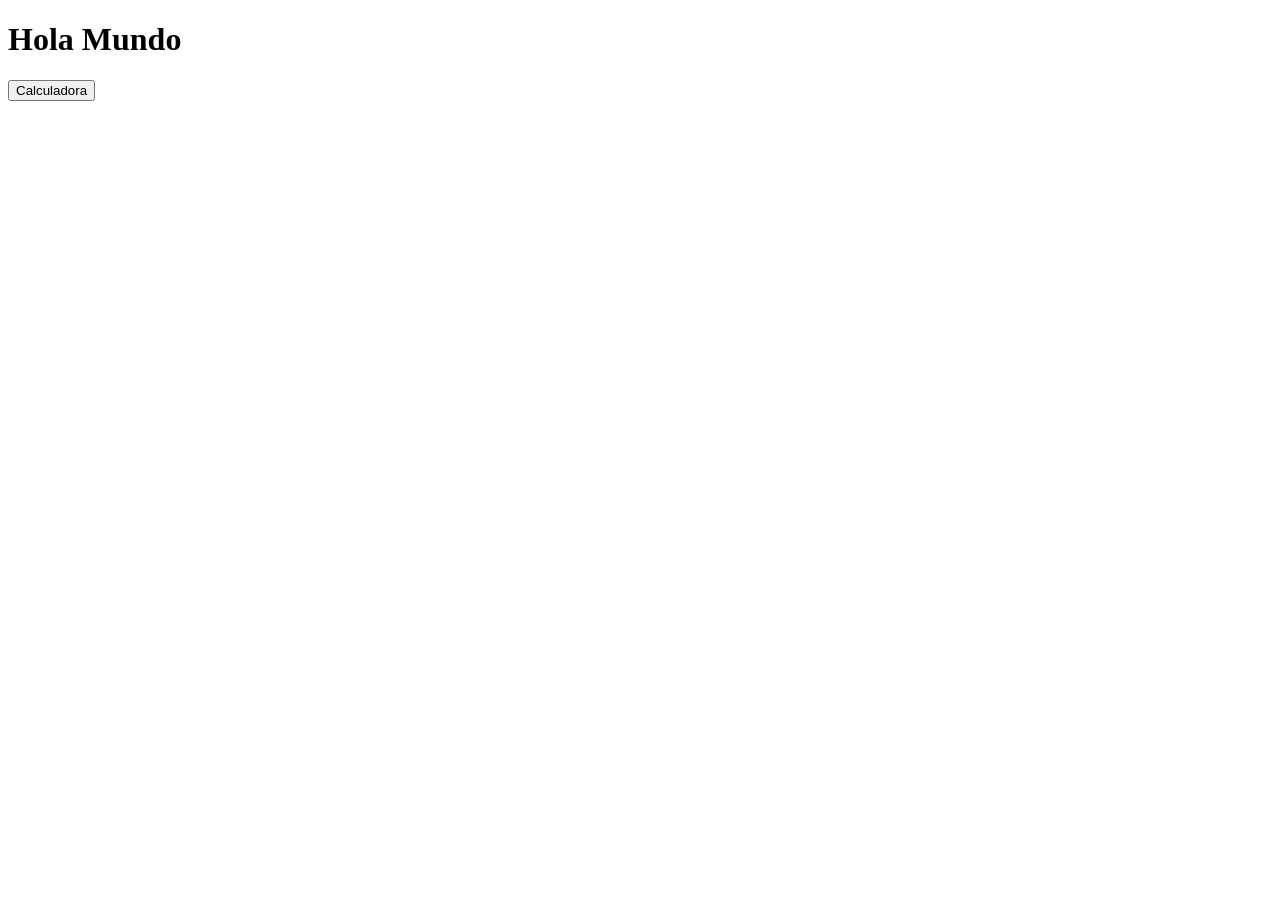
<file: index.html>
<!DOCTYPE html>
<html lang="en">
<head>
  <meta charset="UTF-8">
  <meta name="viewport" content="width=device-width, initial-scale=1.0">
  <title>Javascript</title>
</head>
<body>
  <h1>Hola Mundo</h1>
  <button id="btn-calculator">Calculadora</button>
  <script src="./async_web.js"></script>
  <!--<script src="script.js"></script>-->
  <!--<script src="script_loop.js"></script>-->
  <!--<script src="script_forEach_forOf_forIn.js"></script>-->
  <!--<script src="todoList.js"></script>-->
  <!--<script src="script_arryas.js"></script>-->
 <!-- <script src="script_objects.js"></script>-->
  <!--<script src="script_manage_students.js"></script>-->
</body>
</html>
</file>
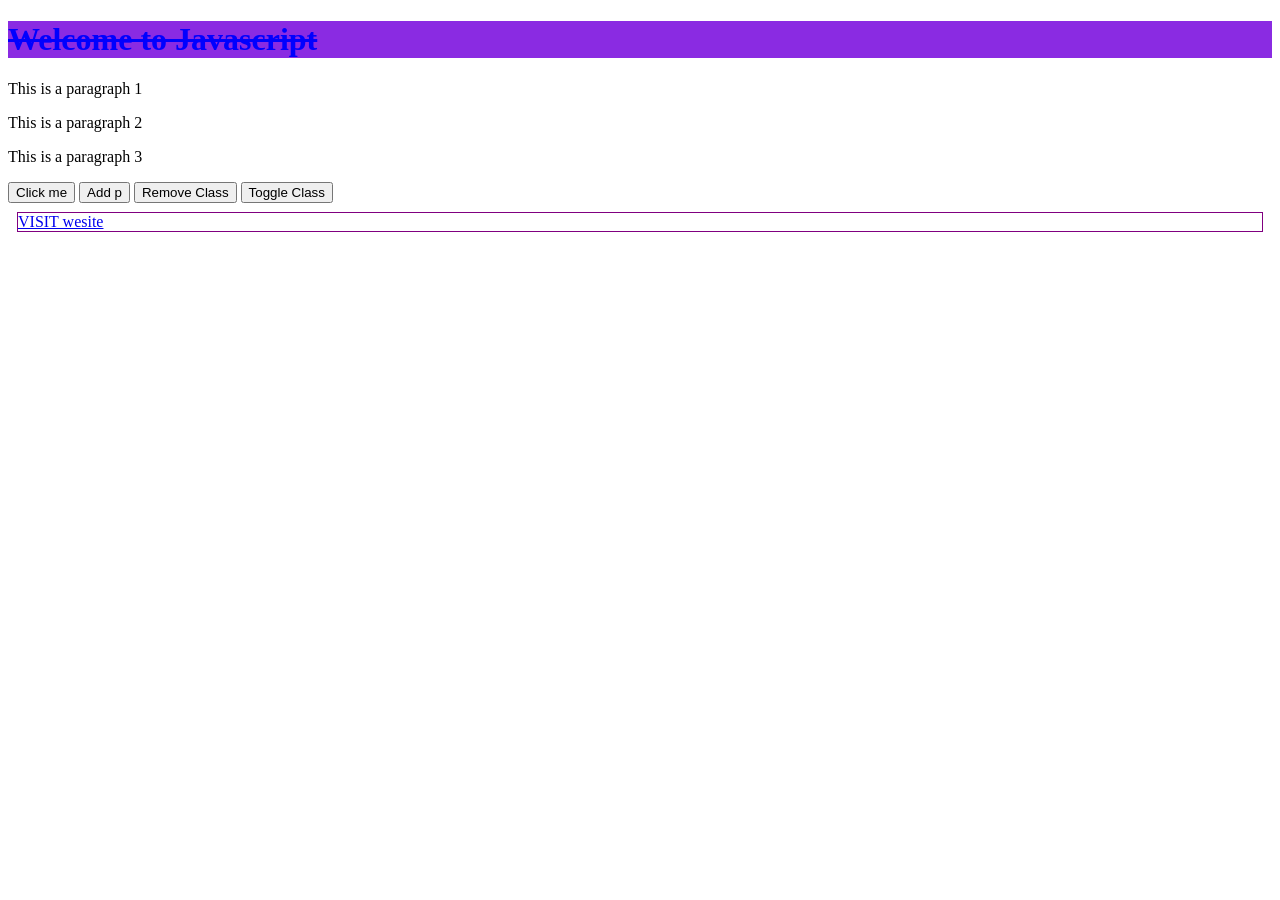
<file: JS_DOM_Manipulation_3_Mini_Projects/index.html>
<!DOCTYPE html>
<html lang="en">
<head>
  <meta charset="UTF-8">
  <meta name="viewport" content="width=device-width, initial-scale=1.0">
  <title>DOM</title>
  <link rel="stylesheet" href="style.css" />
</head>
<body>
   <h1 id="main-heading">Welcome to Javascript</h1> 
   <p class="description">This is a paragraph 1</p>
   <p class="description">This is a paragraph 2</p>
   <p class="description">This is a paragraph 3</p>
   <button onclick="changeText()">Click me</button>
   <button id="btn-add-p">Add p</button>
   <button id="btn-remove-class" >Remove Class</button>
   <button id="btn-toggle-clas">Toggle Class</button>


    <a class="anchor" href="www.google.com">google</a>

   <div class="container"></div>
  <script src="script.js"></script>
</body>
</html>
</file>
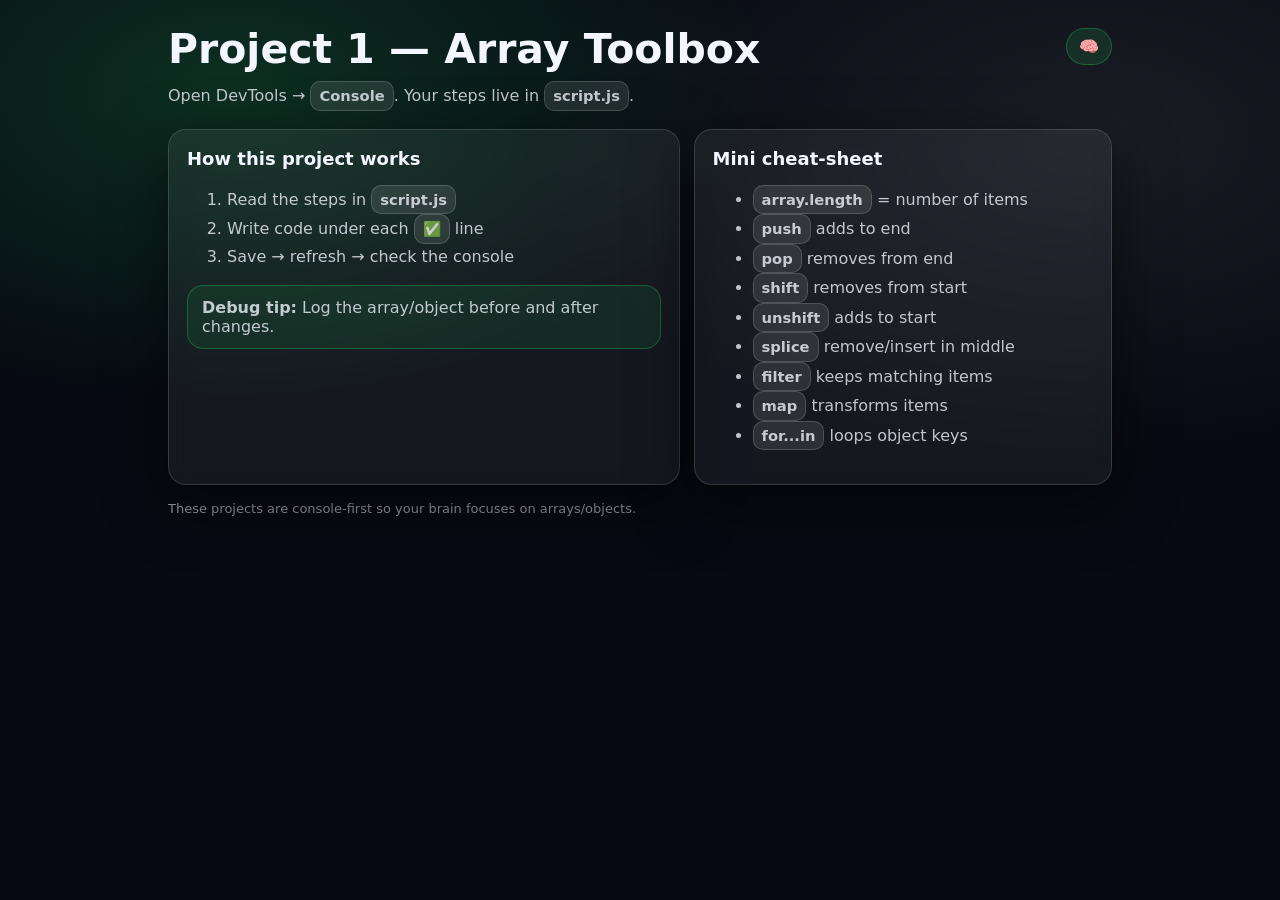
<file: Project_01_Array_Toolbox/MENTEE/index.html>
<!DOCTYPE html>
<html lang="en">
  <head>
    <meta charset="UTF-8" />
    <meta name="viewport" content="width=device-width, initial-scale=1.0" />
    <title>Project 1 — Array Toolbox</title>
    <link rel="stylesheet" href="styles.css" />
  </head>
  <body>
    <main class="app">
      <header class="header">
        <div>
          <h1>Project 1 — Array Toolbox</h1>
          <p class="subtitle">
            Open DevTools → <span class="kbd">Console</span>. Your steps live in
            <span class="kbd">script.js</span>.
          </p>
        </div>
        <span class="badge">🧠 </span>
      </header>

      <section class="grid">
        <article class="card">
          <h2>How this project works</h2>
          <ol class="steps">
            <li>Read the steps in <span class="kbd">script.js</span></li>
            <li>Write code under each <span class="kbd">✅</span> line</li>
            <li>Save → refresh → check the console</li>
          </ol>
          <div class="callout">
            <strong>Debug tip:</strong> Log the array/object before and after
            changes.
          </div>
        </article>

        <aside class="card">
          <h2>Mini cheat-sheet</h2>
          <ul>
            <li><span class="kbd">array.length</span> = number of items</li>
            <li><span class="kbd">push</span> adds to end</li>
            <li><span class="kbd">pop</span> removes from end</li>
            <li><span class="kbd">shift</span> removes from start</li>
            <li><span class="kbd">unshift</span> adds to start</li>
            <li><span class="kbd">splice</span> remove/insert in middle</li>
            <li><span class="kbd">filter</span> keeps matching items</li>
            <li><span class="kbd">map</span> transforms items</li>
            <li><span class="kbd">for...in</span> loops object keys</li>
          </ul>
        </aside>
      </section>

      <footer class="footer">
        These projects are console-first so your brain focuses on
        arrays/objects.
      </footer>
    </main>

    <script src="script.js"></script>
  </body>
</html>
</file>
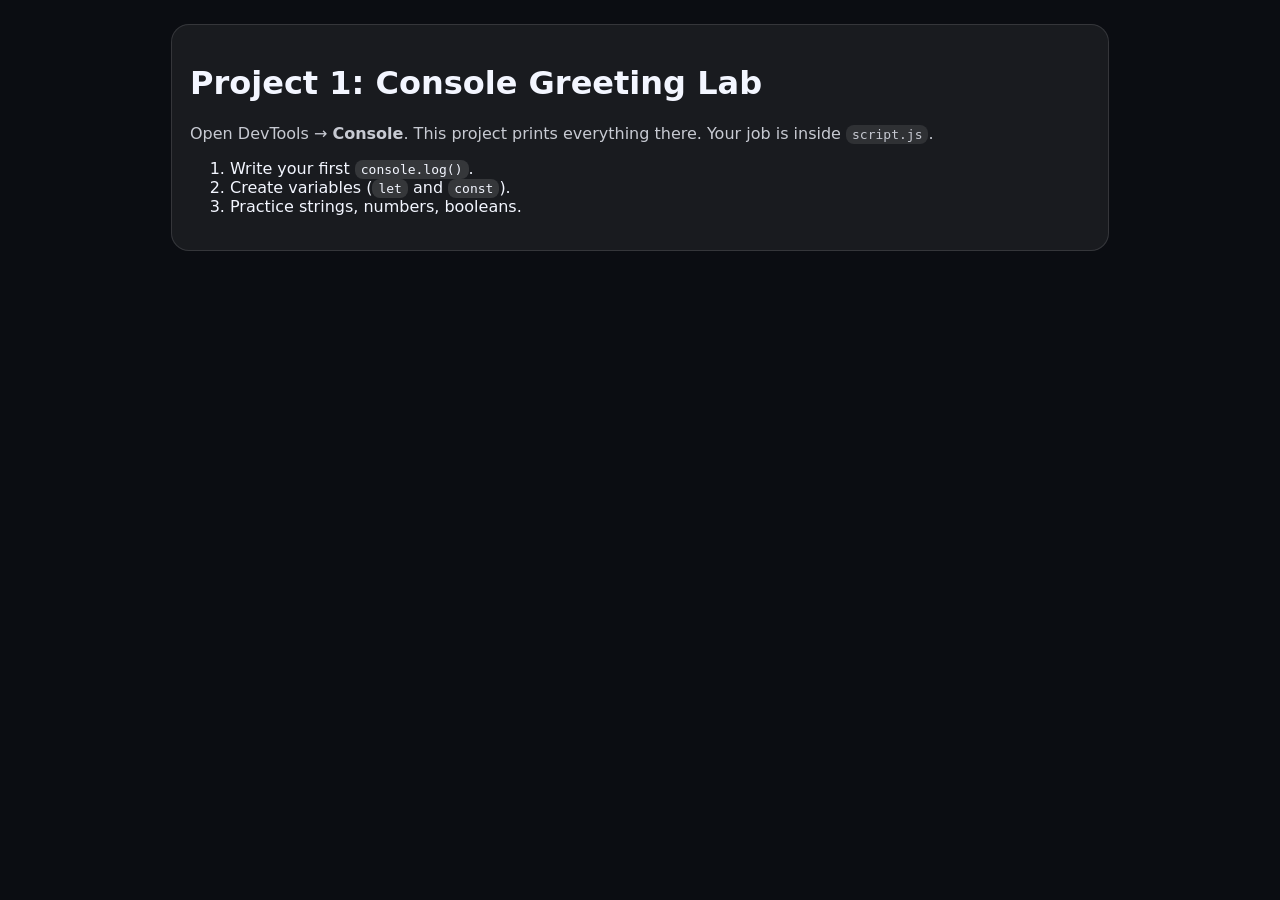
<file: Project_01_Console_Greeting_Lab/MENTEE/index.html>
<!DOCTYPE html>
<html lang="en">
<head>
  <meta charset="UTF-8" />
  <meta name="viewport" content="width=device-width, initial-scale=1.0" />
  <title>Console Greeting Lab</title>
  <link rel="stylesheet" href="styles.css" />
</head>
<body>
  <main class="card">
    <h1>Project 1: Console Greeting Lab</h1>
    <p class="hint">
      Open DevTools → <strong>Console</strong>. This project prints everything there.
      Your job is inside <code>script.js</code>.
    </p>
    <ol>
      <li>Write your first <code>console.log()</code>.</li>
      <li>Create variables (<code>let</code> and <code>const</code>).</li>
      <li>Practice strings, numbers, booleans.</li>
    </ol>
  </main>

  <script src="script.js"></script>
</body>
</html>
</file>
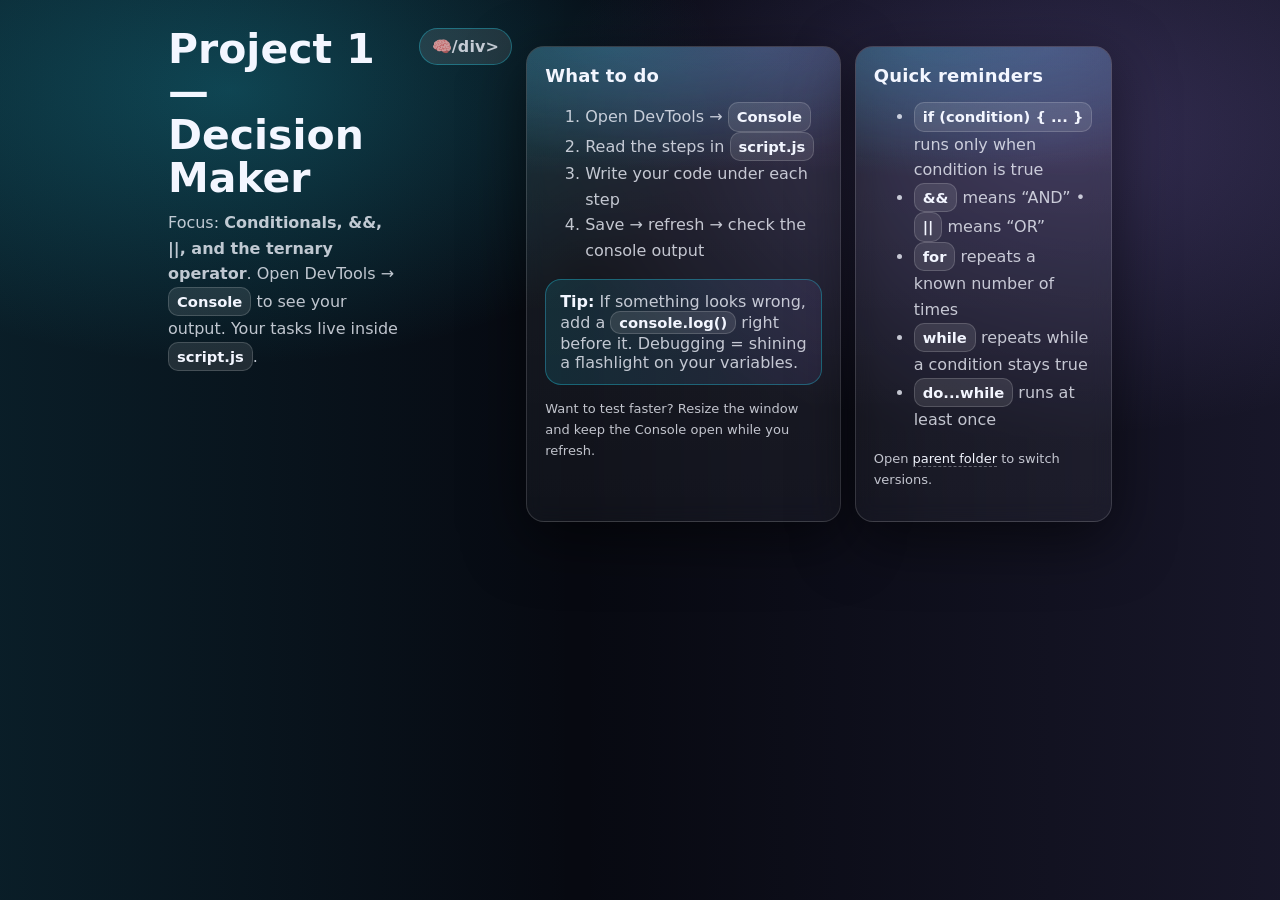
<file: Project_01_Decision_Maker/MENTEE/index.html>
<!DOCTYPE html>
<html lang="en">
<head>
  <meta charset="UTF-8" />
  <meta name="viewport" content="width=device-width, initial-scale=1.0" />
  <title>Project 1 — Decision Maker </title>
  <link rel="stylesheet" href="styles.css" />
</head>
<body>
  <main class="app">
    <div class="header">
      <div>
        <h1>Project 1 — Decision Maker</h1>
        <p class="subtitle">
          Focus: <strong>Conditionals, &&, ||, and the ternary operator</strong>. Open DevTools → <span class="kbd">Console</span> to see your output.
          Your tasks live inside <span class="kbd">script.js</span>.
        </p>
      </div>
      <div class="badge">🧠/div>
    </div>

    <section class="grid">
      <article class="card">
        <h2>What to do</h2>
        <ol class="steps">
          <li>Open DevTools → <span class="kbd">Console</span></li>
          <li>Read the steps in <span class="kbd">script.js</span></li>
          <li>Write your code under each step</li>
          <li>Save → refresh → check the console output</li>
        </ol>

        <div class="callout">
          <strong>Tip:</strong> If something looks wrong, add a <span class="kbd">console.log()</span> right before it.
          Debugging = shining a flashlight on your variables.
        </div>

        <p class="footer">
          Want to test faster? Resize the window and keep the Console open while you refresh.
        </p>
      </article>

      <aside class="card">
        <h2>Quick reminders</h2>
        <ul>
          <li><span class="kbd">if (condition) { ... }</span> runs only when condition is true</li>
          <li><span class="kbd">&&</span> means “AND” • <span class="kbd">||</span> means “OR”</li>
          <li><span class="kbd">for</span> repeats a known number of times</li>
          <li><span class="kbd">while</span> repeats while a condition stays true</li>
          <li><span class="kbd">do...while</span> runs at least once</li>
        </ul>
        <p class="footer">Open <a href="../">parent folder</a> to switch versions.</p>
      </aside>
    </section>
  </main>

  <script src="script.js"></script>
</body>
</html>
</file>
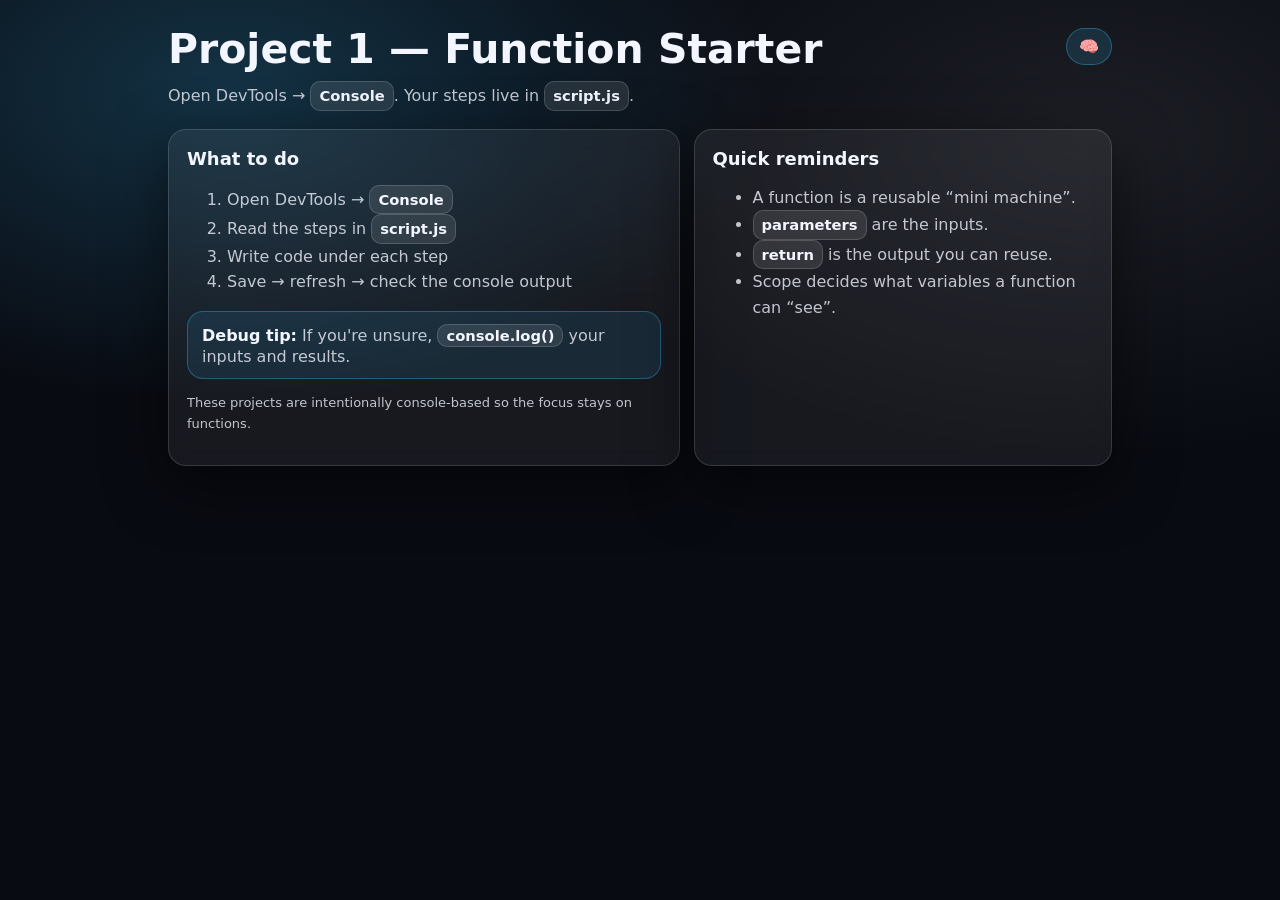
<file: Project_01_Function_Starter/MENTEE/index.html>
<!DOCTYPE html>
<html lang="en">
  <head>
    <meta charset="UTF-8" />
    <meta name="viewport" content="width=device-width, initial-scale=1.0" />
    <title>Project 1 — Function Starter</title>
    <link rel="stylesheet" href="styles.css" />
  </head>
  <body>
    <main class="app">
      <header class="header">
        <div>
          <h1>Project 1 — Function Starter</h1>
          <p class="subtitle">
            Open DevTools → <span class="kbd">Console</span>. Your steps live in
            <span class="kbd">script.js</span>.
          </p>
        </div>
        <span class="badge">🧠 </span>
      </header>

      <section class="grid">
        <article class="card">
          <h2>What to do</h2>
          <ol class="steps">
            <li>Open DevTools → <span class="kbd">Console</span></li>
            <li>Read the steps in <span class="kbd">script.js</span></li>
            <li>Write code under each step</li>
            <li>Save → refresh → check the console output</li>
          </ol>
          <div class="callout">
            <strong>Debug tip:</strong> If you're unsure,
            <span class="kbd">console.log()</span> your inputs and results.
          </div>
          <p class="footer">
            These projects are intentionally console-based so the focus stays on
            functions.
          </p>
        </article>

        <aside class="card">
          <h2>Quick reminders</h2>
          <ul>
            <li>A function is a reusable “mini machine”.</li>
            <li><span class="kbd">parameters</span> are the inputs.</li>
            <li>
              <span class="kbd">return</span> is the output you can reuse.
            </li>
            <li>Scope decides what variables a function can “see”.</li>
          </ul>
        </aside>
      </section>
    </main>

    <script src="script.js"></script>
  </body>
</html>
</file>
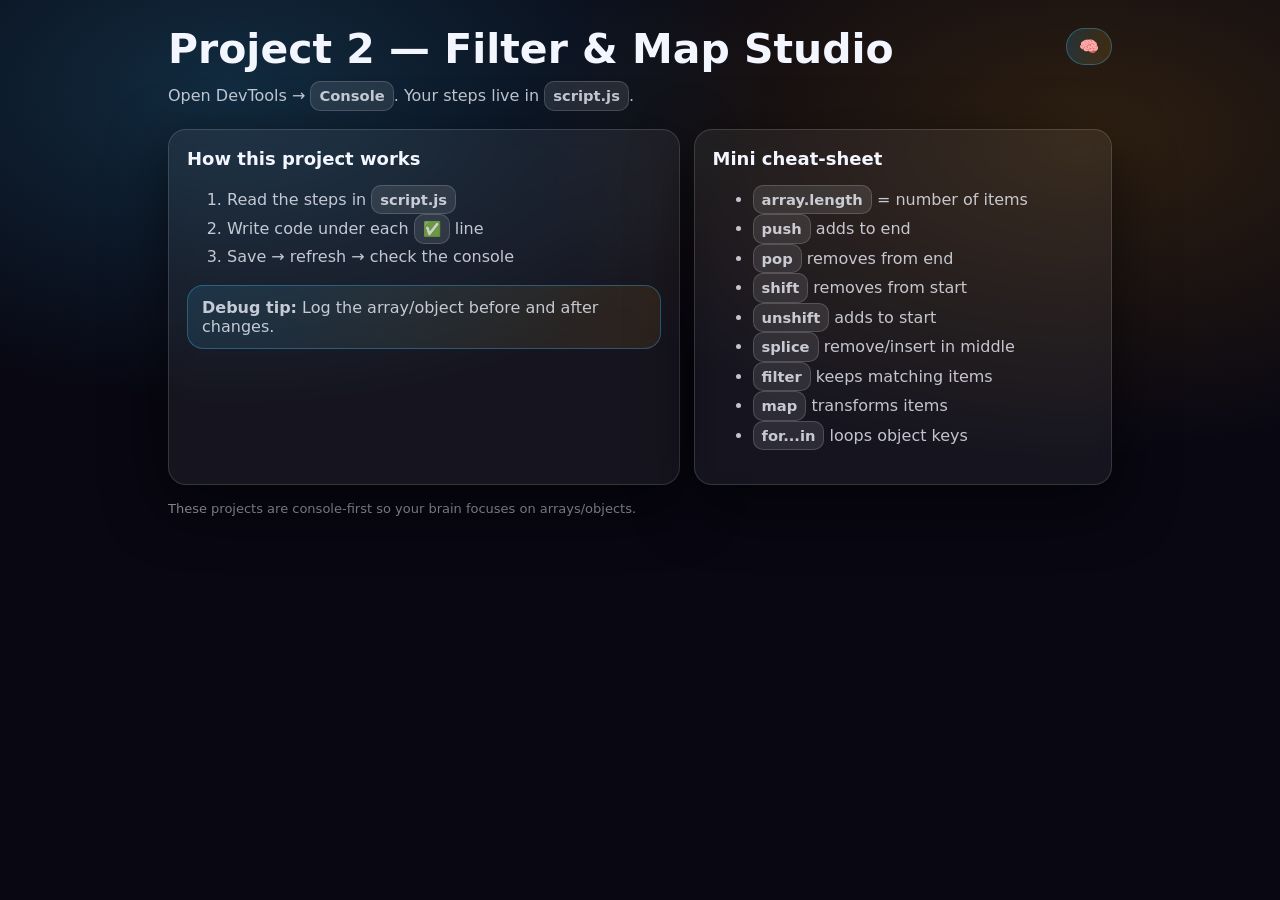
<file: Project_02_Filter_Map_Studio/MENTEE/index.html>
<!DOCTYPE html>
<html lang="en">
  <head>
    <meta charset="UTF-8" />
    <meta name="viewport" content="width=device-width, initial-scale=1.0" />
    <title>Project 2 — Filter & Map Studio</title>
    <link rel="stylesheet" href="styles.css" />
  </head>
  <body>
    <main class="app">
      <header class="header">
        <div>
          <h1>Project 2 — Filter & Map Studio</h1>
          <p class="subtitle">
            Open DevTools → <span class="kbd">Console</span>. Your steps live in
            <span class="kbd">script.js</span>.
          </p>
        </div>
        <span class="badge">🧠 </span>
      </header>

      <section class="grid">
        <article class="card">
          <h2>How this project works</h2>
          <ol class="steps">
            <li>Read the steps in <span class="kbd">script.js</span></li>
            <li>Write code under each <span class="kbd">✅</span> line</li>
            <li>Save → refresh → check the console</li>
          </ol>
          <div class="callout">
            <strong>Debug tip:</strong> Log the array/object before and after
            changes.
          </div>
        </article>

        <aside class="card">
          <h2>Mini cheat-sheet</h2>
          <ul>
            <li><span class="kbd">array.length</span> = number of items</li>
            <li><span class="kbd">push</span> adds to end</li>
            <li><span class="kbd">pop</span> removes from end</li>
            <li><span class="kbd">shift</span> removes from start</li>
            <li><span class="kbd">unshift</span> adds to start</li>
            <li><span class="kbd">splice</span> remove/insert in middle</li>
            <li><span class="kbd">filter</span> keeps matching items</li>
            <li><span class="kbd">map</span> transforms items</li>
            <li><span class="kbd">for...in</span> loops object keys</li>
          </ul>
        </aside>
      </section>

      <footer class="footer">
        These projects are console-first so your brain focuses on
        arrays/objects.
      </footer>
    </main>

    <script src="script.js"></script>
  </body>
</html>
</file>
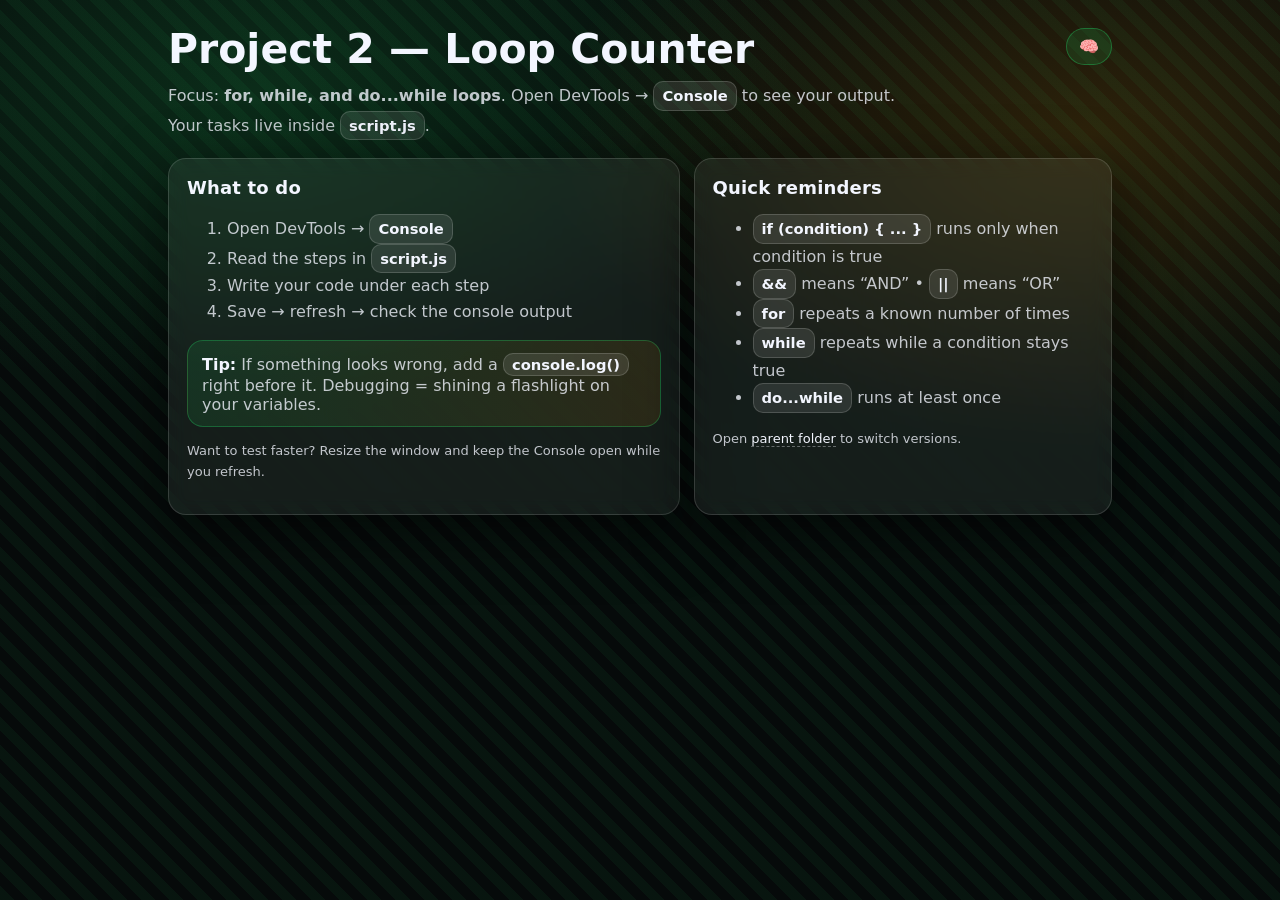
<file: Project_02_Loop_Counter/MENTEE/index.html>
<!DOCTYPE html>
<html lang="en">
  <head>
    <meta charset="UTF-8" />
    <meta name="viewport" content="width=device-width, initial-scale=1.0" />
    <title>Project 2 — Loop Counter</title>
    <link rel="stylesheet" href="styles.css" />
  </head>
  <body>
    <main class="app">
      <div class="header">
        <div>
          <h1>Project 2 — Loop Counter</h1>
          <p class="subtitle">
            Focus: <strong>for, while, and do...while loops</strong>. Open
            DevTools → <span class="kbd">Console</span> to see your output. Your
            tasks live inside <span class="kbd">script.js</span>.
          </p>
        </div>
        <div class="badge">🧠</div>
      </div>

      <section class="grid">
        <article class="card">
          <h2>What to do</h2>
          <ol class="steps">
            <li>Open DevTools → <span class="kbd">Console</span></li>
            <li>Read the steps in <span class="kbd">script.js</span></li>
            <li>Write your code under each step</li>
            <li>Save → refresh → check the console output</li>
          </ol>

          <div class="callout">
            <strong>Tip:</strong> If something looks wrong, add a
            <span class="kbd">console.log()</span> right before it. Debugging =
            shining a flashlight on your variables.
          </div>

          <p class="footer">
            Want to test faster? Resize the window and keep the Console open
            while you refresh.
          </p>
        </article>

        <aside class="card">
          <h2>Quick reminders</h2>
          <ul>
            <li>
              <span class="kbd">if (condition) { ... }</span> runs only when
              condition is true
            </li>
            <li>
              <span class="kbd">&&</span> means “AND” •
              <span class="kbd">||</span> means “OR”
            </li>
            <li>
              <span class="kbd">for</span> repeats a known number of times
            </li>
            <li>
              <span class="kbd">while</span> repeats while a condition stays
              true
            </li>
            <li><span class="kbd">do...while</span> runs at least once</li>
          </ul>
          <p class="footer">
            Open <a href="../">parent folder</a> to switch versions.
          </p>
        </aside>
      </section>
    </main>

    <script src="script.js"></script>
  </body>
</html>
</file>
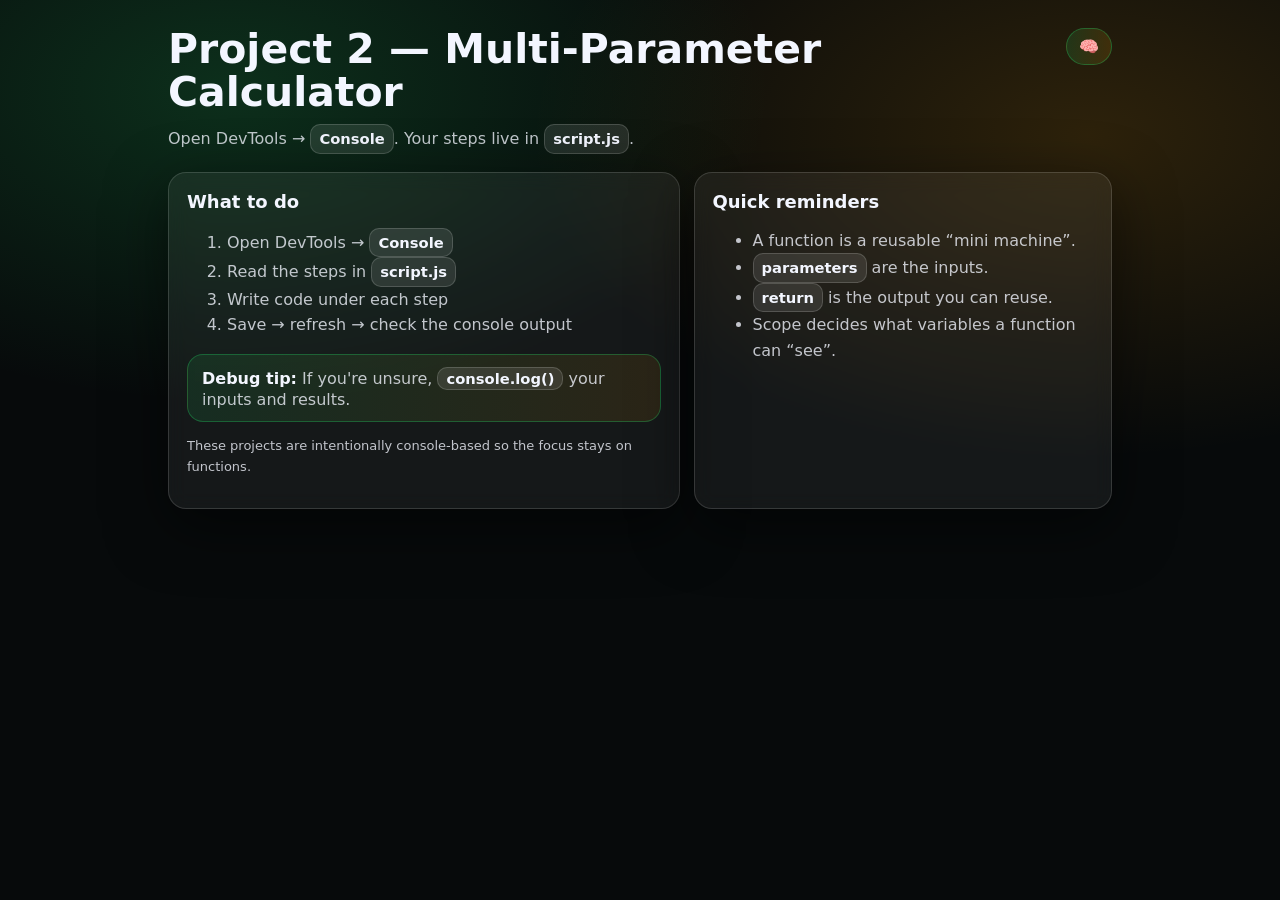
<file: Project_02_Multi_Param_Calculator/MENTEE/index.html>
<!DOCTYPE html>
<html lang="en">
  <head>
    <meta charset="UTF-8" />
    <meta name="viewport" content="width=device-width, initial-scale=1.0" />
    <title>Project 2 — Multi-Parameter Calculator</title>
    <link rel="stylesheet" href="styles.css" />
  </head>
  <body>
    <main class="app">
      <header class="header">
        <div>
          <h1>Project 2 — Multi-Parameter Calculator</h1>
          <p class="subtitle">
            Open DevTools → <span class="kbd">Console</span>. Your steps live in
            <span class="kbd">script.js</span>.
          </p>
        </div>
        <span class="badge">🧠 </span>
      </header>

      <section class="grid">
        <article class="card">
          <h2>What to do</h2>
          <ol class="steps">
            <li>Open DevTools → <span class="kbd">Console</span></li>
            <li>Read the steps in <span class="kbd">script.js</span></li>
            <li>Write code under each step</li>
            <li>Save → refresh → check the console output</li>
          </ol>
          <div class="callout">
            <strong>Debug tip:</strong> If you're unsure,
            <span class="kbd">console.log()</span> your inputs and results.
          </div>
          <p class="footer">
            These projects are intentionally console-based so the focus stays on
            functions.
          </p>
        </article>

        <aside class="card">
          <h2>Quick reminders</h2>
          <ul>
            <li>A function is a reusable “mini machine”.</li>
            <li><span class="kbd">parameters</span> are the inputs.</li>
            <li>
              <span class="kbd">return</span> is the output you can reuse.
            </li>
            <li>Scope decides what variables a function can “see”.</li>
          </ul>
        </aside>
      </section>
    </main>

    <script src="script.js"></script>
  </body>
</html>
</file>
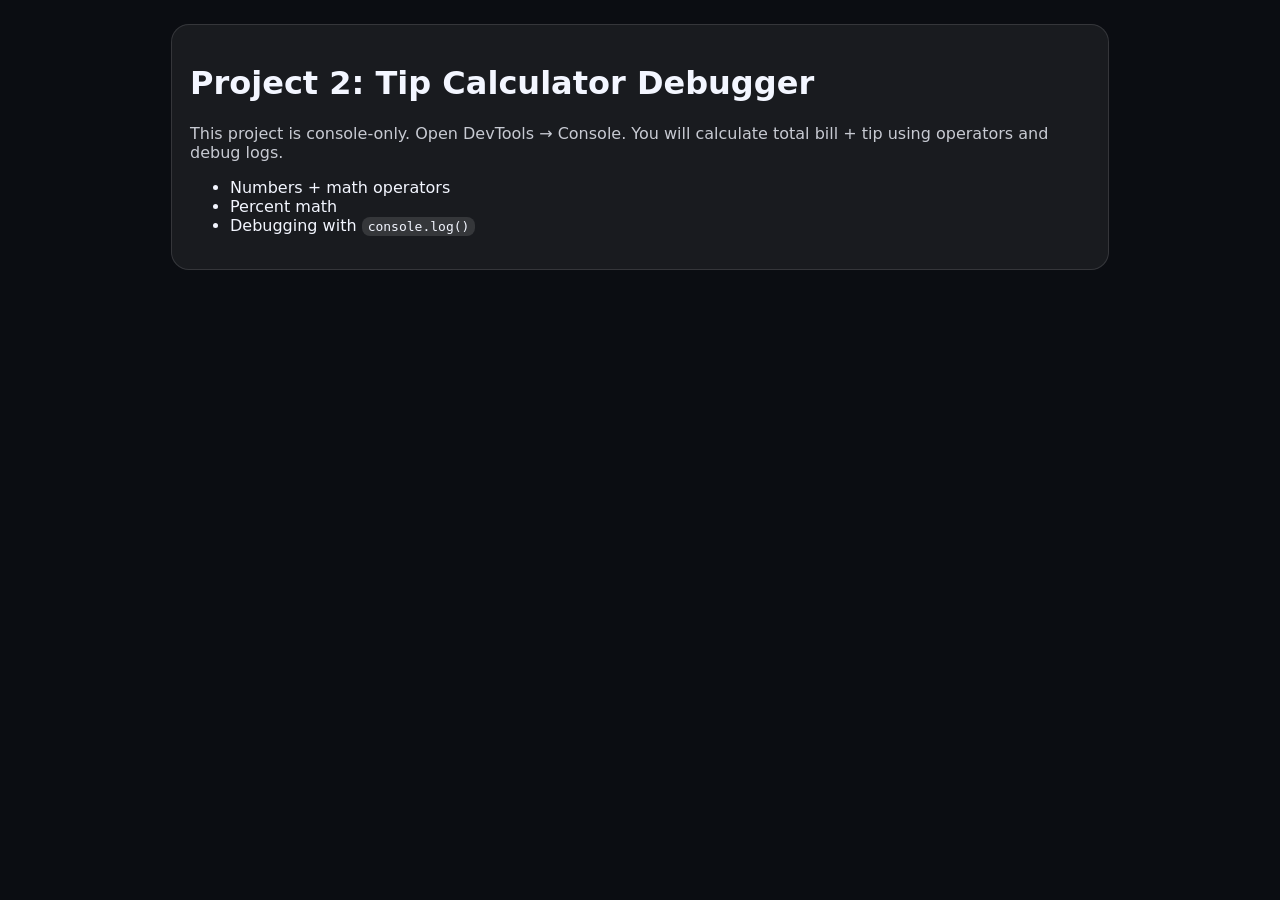
<file: Project_02_Tip_Calculator_Debugger/MENTEE/index.html>
<!DOCTYPE html>
<html lang="en">
<head>
  <meta charset="UTF-8" />
  <meta name="viewport" content="width=device-width, initial-scale=1.0" />
  <title>Tip Calculator Debugger</title>
  <link rel="stylesheet" href="styles.css" />
</head>
<body>
  <main class="card">
    <h1>Project 2: Tip Calculator Debugger</h1>
    <p class="hint">
      This project is console-only. Open DevTools → Console.
      You will calculate total bill + tip using operators and debug logs.
    </p>
    <ul>
      <li>Numbers + math operators</li>
      <li>Percent math</li>
      <li>Debugging with <code>console.log()</code></li>
    </ul>
  </main>

  <script src="script.js"></script>
</body>
</html>
</file>
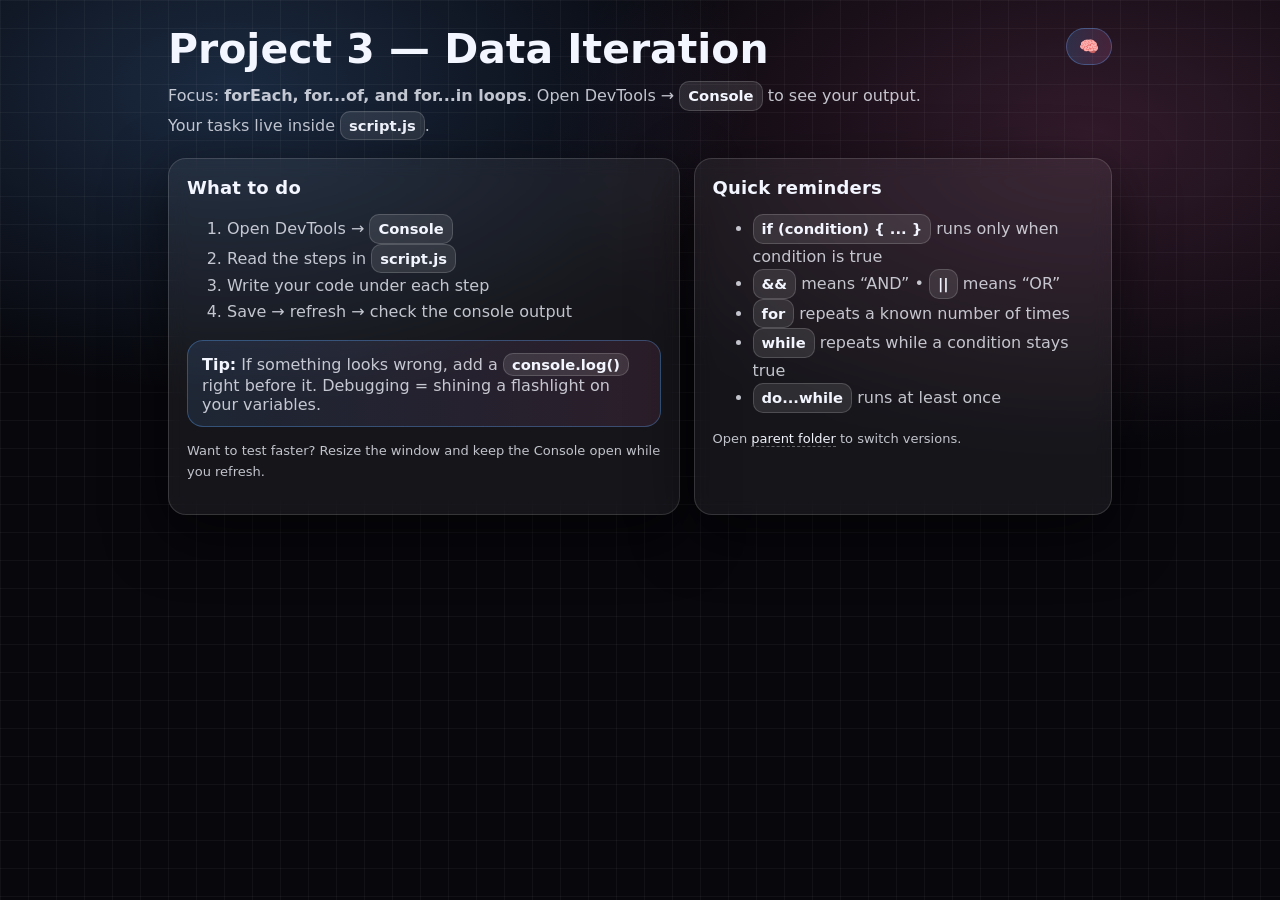
<file: Project_03_Data_Iteration/MENTEE/index.html>
<!DOCTYPE html>
<html lang="en">
  <head>
    <meta charset="UTF-8" />
    <meta name="viewport" content="width=device-width, initial-scale=1.0" />
    <title>Project 3 — Data Iteration</title>
    <link rel="stylesheet" href="styles.css" />
  </head>
  <body>
    <main class="app">
      <div class="header">
        <div>
          <h1>Project 3 — Data Iteration</h1>
          <p class="subtitle">
            Focus: <strong>forEach, for...of, and for...in loops</strong>. Open
            DevTools → <span class="kbd">Console</span> to see your output. Your
            tasks live inside <span class="kbd">script.js</span>.
          </p>
        </div>
        <div class="badge">🧠</div>
      </div>

      <section class="grid">
        <article class="card">
          <h2>What to do</h2>
          <ol class="steps">
            <li>Open DevTools → <span class="kbd">Console</span></li>
            <li>Read the steps in <span class="kbd">script.js</span></li>
            <li>Write your code under each step</li>
            <li>Save → refresh → check the console output</li>
          </ol>

          <div class="callout">
            <strong>Tip:</strong> If something looks wrong, add a
            <span class="kbd">console.log()</span> right before it. Debugging =
            shining a flashlight on your variables.
          </div>

          <p class="footer">
            Want to test faster? Resize the window and keep the Console open
            while you refresh.
          </p>
        </article>

        <aside class="card">
          <h2>Quick reminders</h2>
          <ul>
            <li>
              <span class="kbd">if (condition) { ... }</span> runs only when
              condition is true
            </li>
            <li>
              <span class="kbd">&&</span> means “AND” •
              <span class="kbd">||</span> means “OR”
            </li>
            <li>
              <span class="kbd">for</span> repeats a known number of times
            </li>
            <li>
              <span class="kbd">while</span> repeats while a condition stays
              true
            </li>
            <li><span class="kbd">do...while</span> runs at least once</li>
          </ul>
          <p class="footer">
            Open <a href="../">parent folder</a> to switch versions.
          </p>
        </aside>
      </section>
    </main>

    <script src="script.js"></script>
  </body>
</html>
</file>
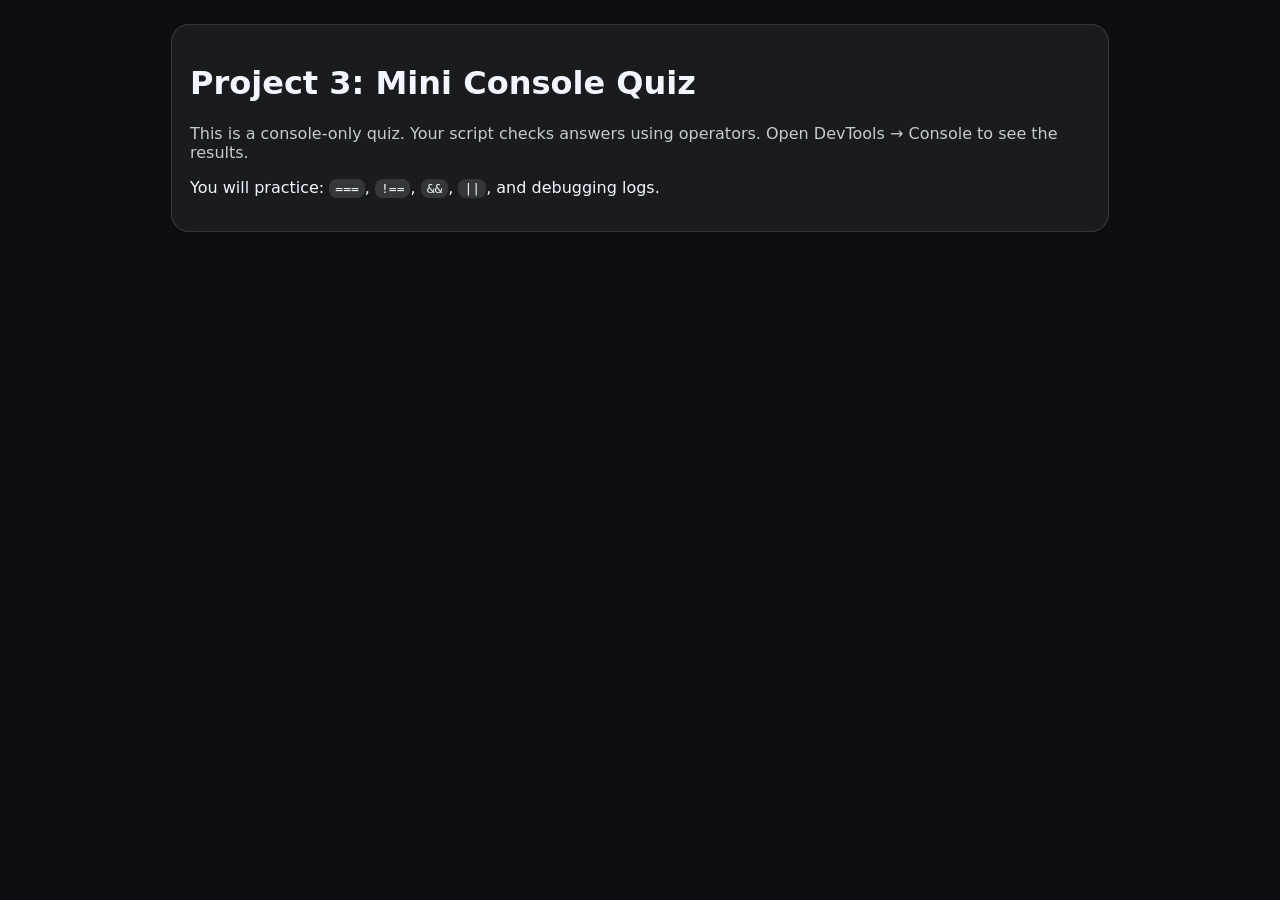
<file: Project_03_Mini_Console_Quiz/MENTEE/index.html>
<!DOCTYPE html>
<html lang="en">
<head>
  <meta charset="UTF-8" />
  <meta name="viewport" content="width=device-width, initial-scale=1.0" />
  <title>Mini Console Quiz</title>
  <link rel="stylesheet" href="styles.css" />
</head>
<body>
  <main class="card">
    <h1>Project 3: Mini Console Quiz</h1>
    <p class="hint">
      This is a console-only quiz. Your script checks answers using operators.
      Open DevTools → Console to see the results.
    </p>
    <p>
      You will practice:
      <code>===</code>, <code>!==</code>, <code>&&</code>, <code>||</code>,
      and debugging logs.
    </p>
  </main>

  <script src="script.js"></script>
</body>
</html>
</file>
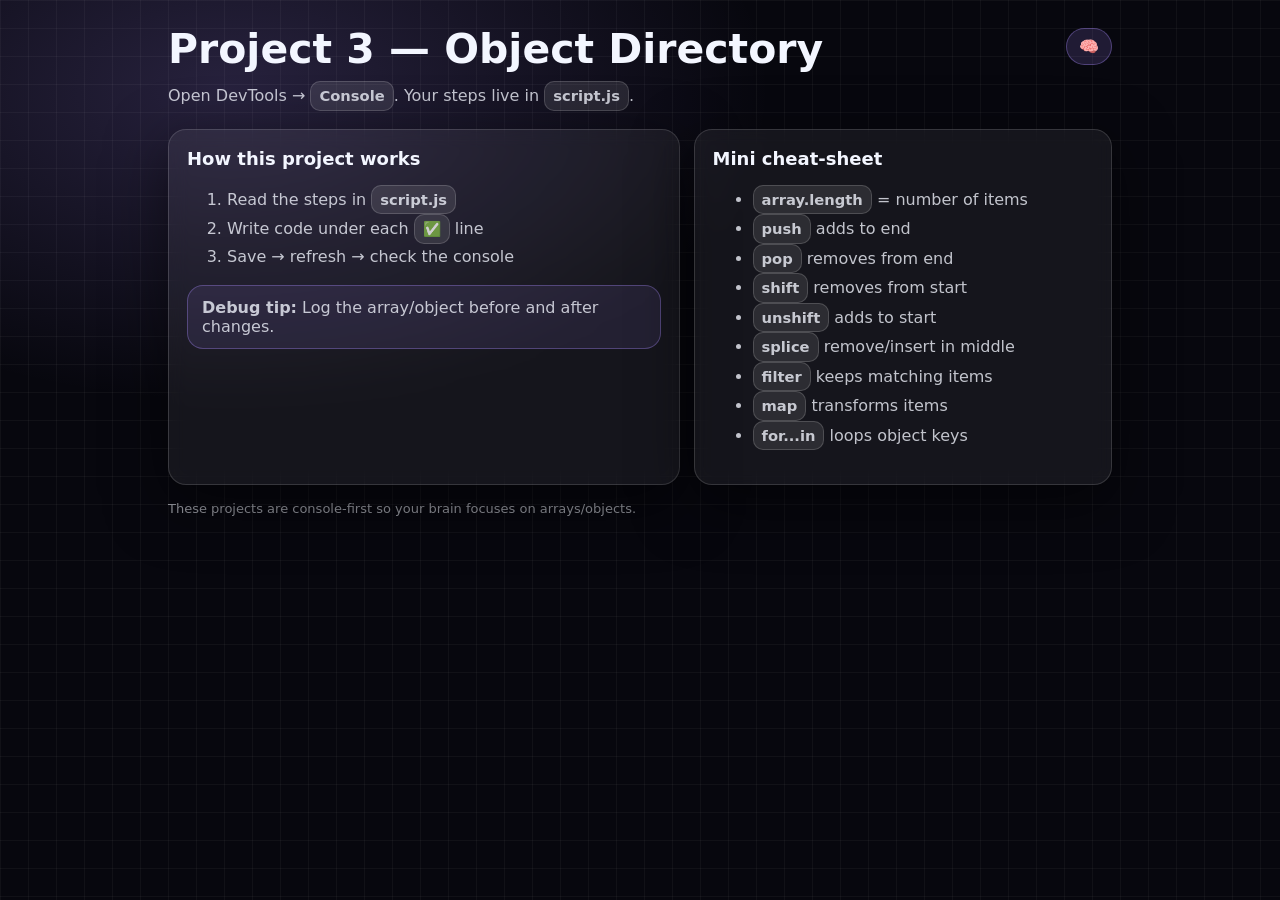
<file: Project_03_Object_Directory/MENTEE/index.html>
<!DOCTYPE html>
<html lang="en">
  <head>
    <meta charset="UTF-8" />
    <meta name="viewport" content="width=device-width, initial-scale=1.0" />
    <title>Project 3 — Object Directory</title>
    <link rel="stylesheet" href="styles.css" />
  </head>
  <body>
    <main class="app">
      <header class="header">
        <div>
          <h1>Project 3 — Object Directory</h1>
          <p class="subtitle">
            Open DevTools → <span class="kbd">Console</span>. Your steps live in
            <span class="kbd">script.js</span>.
          </p>
        </div>
        <span class="badge">🧠 </span>
      </header>

      <section class="grid">
        <article class="card">
          <h2>How this project works</h2>
          <ol class="steps">
            <li>Read the steps in <span class="kbd">script.js</span></li>
            <li>Write code under each <span class="kbd">✅</span> line</li>
            <li>Save → refresh → check the console</li>
          </ol>
          <div class="callout">
            <strong>Debug tip:</strong> Log the array/object before and after
            changes.
          </div>
        </article>

        <aside class="card">
          <h2>Mini cheat-sheet</h2>
          <ul>
            <li><span class="kbd">array.length</span> = number of items</li>
            <li><span class="kbd">push</span> adds to end</li>
            <li><span class="kbd">pop</span> removes from end</li>
            <li><span class="kbd">shift</span> removes from start</li>
            <li><span class="kbd">unshift</span> adds to start</li>
            <li><span class="kbd">splice</span> remove/insert in middle</li>
            <li><span class="kbd">filter</span> keeps matching items</li>
            <li><span class="kbd">map</span> transforms items</li>
            <li><span class="kbd">for...in</span> loops object keys</li>
          </ul>
        </aside>
      </section>

      <footer class="footer">
        These projects are console-first so your brain focuses on
        arrays/objects.
      </footer>
    </main>

    <script src="script.js"></script>
  </body>
</html>
</file>
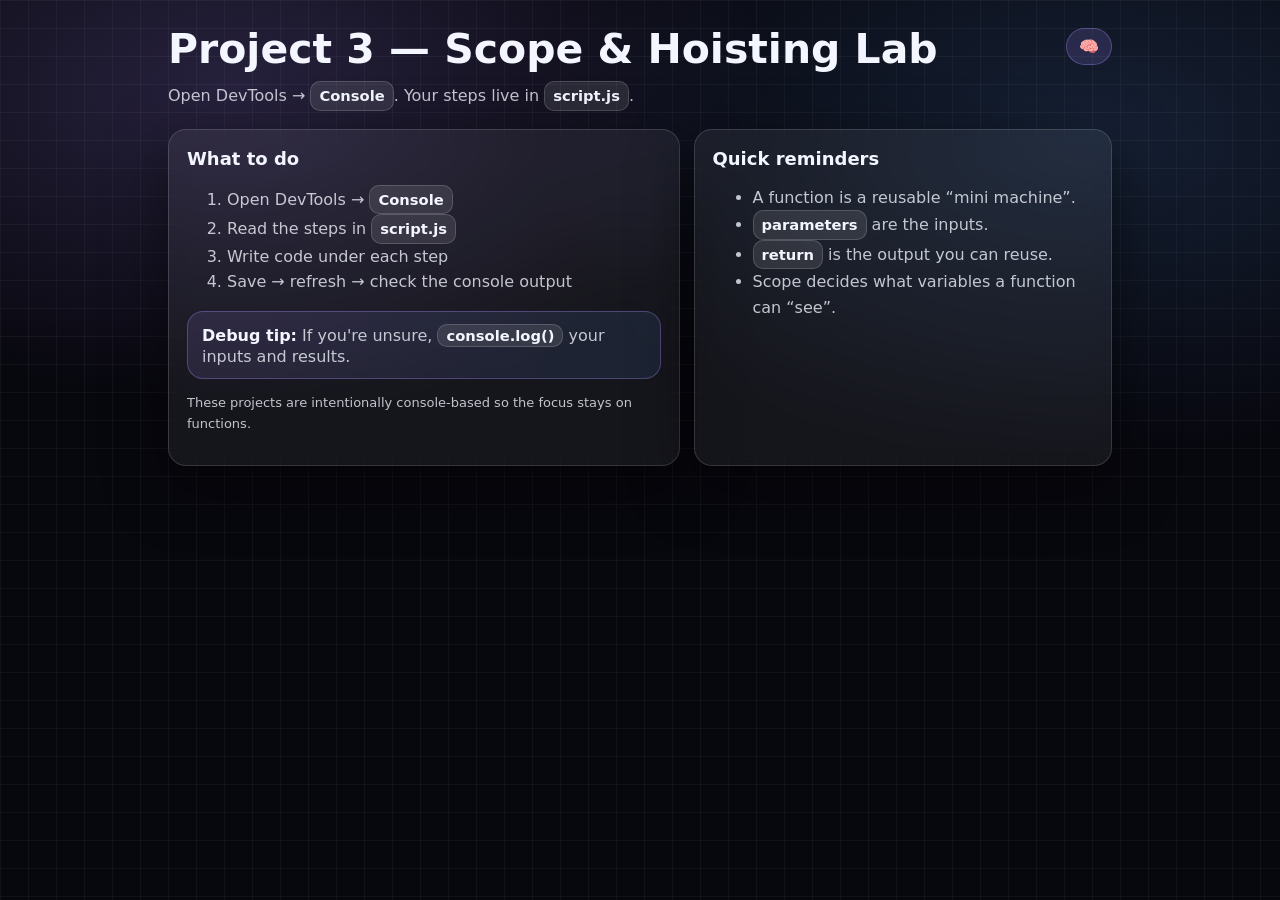
<file: Project_03_Scope_Hoisting_Lab/MENTEE/index.html>
<!DOCTYPE html>
<html lang="en">
  <head>
    <meta charset="UTF-8" />
    <meta name="viewport" content="width=device-width, initial-scale=1.0" />
    <title>Project 3 — Scope & Hoisting Lab</title>
    <link rel="stylesheet" href="styles.css" />
  </head>
  <body>
    <main class="app">
      <header class="header">
        <div>
          <h1>Project 3 — Scope & Hoisting Lab</h1>
          <p class="subtitle">
            Open DevTools → <span class="kbd">Console</span>. Your steps live in
            <span class="kbd">script.js</span>.
          </p>
        </div>
        <span class="badge">🧠 </span>
      </header>

      <section class="grid">
        <article class="card">
          <h2>What to do</h2>
          <ol class="steps">
            <li>Open DevTools → <span class="kbd">Console</span></li>
            <li>Read the steps in <span class="kbd">script.js</span></li>
            <li>Write code under each step</li>
            <li>Save → refresh → check the console output</li>
          </ol>
          <div class="callout">
            <strong>Debug tip:</strong> If you're unsure,
            <span class="kbd">console.log()</span> your inputs and results.
          </div>
          <p class="footer">
            These projects are intentionally console-based so the focus stays on
            functions.
          </p>
        </article>

        <aside class="card">
          <h2>Quick reminders</h2>
          <ul>
            <li>A function is a reusable “mini machine”.</li>
            <li><span class="kbd">parameters</span> are the inputs.</li>
            <li>
              <span class="kbd">return</span> is the output you can reuse.
            </li>
            <li>Scope decides what variables a function can “see”.</li>
          </ul>
        </aside>
      </section>
    </main>

    <script src="script.js"></script>
  </body>
</html>
</file>
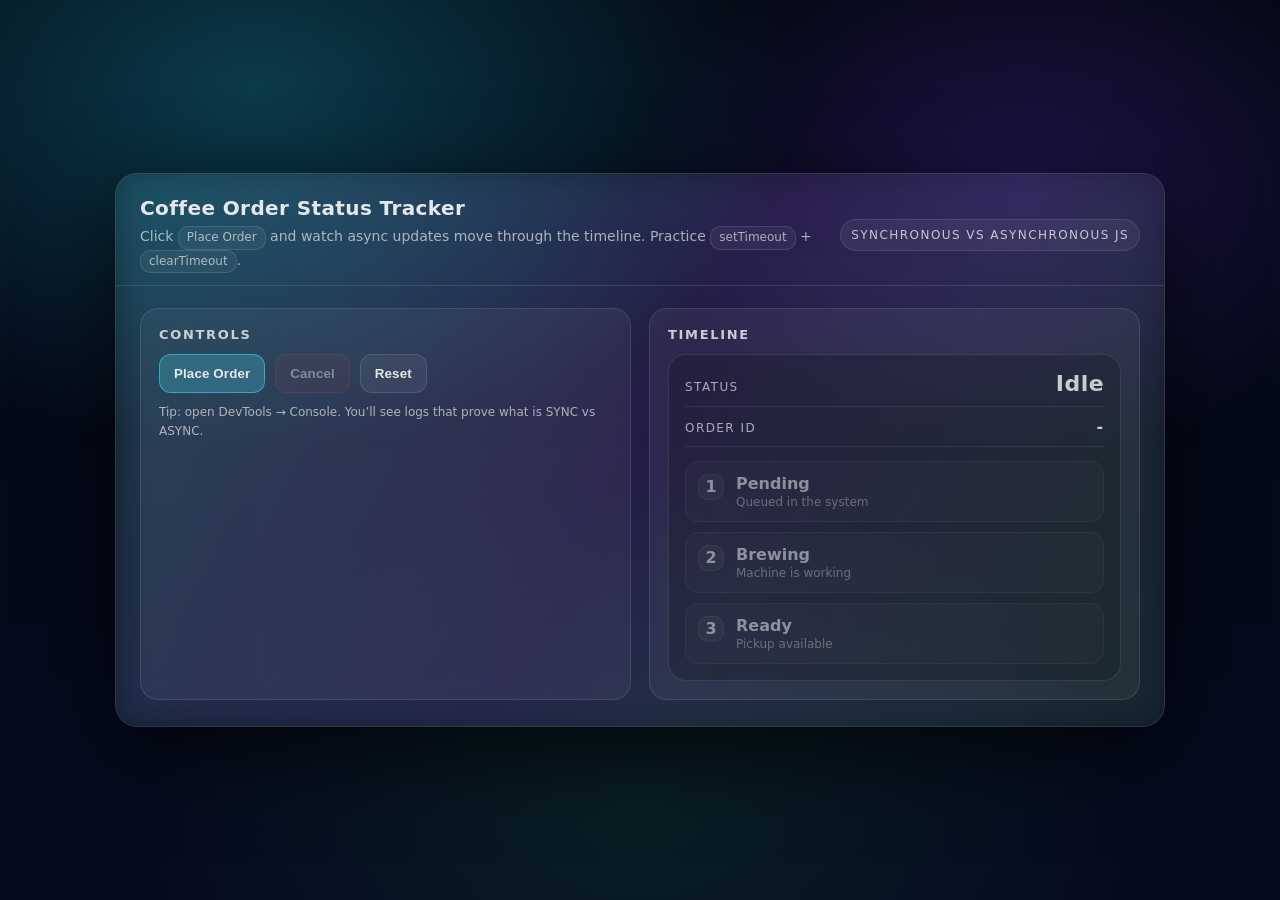
<file: ASYNC_3_Mini_Projects/Project_01_Coffee_Order_Status_Tracker/MENTEE/index.html>
<!DOCTYPE html>
<html lang="en">
  <head>
    <meta charset="utf-8" />
    <meta name="viewport" content="width=device-width, initial-scale=1" />
    <title>Coffee Order Status Tracker</title>
    <link rel="stylesheet" href="styles.css" />
  </head>
  <body>
    <div class="app">
    
      <header class="header">
        <div>
          <h1 class="title">Coffee Order Status Tracker</h1>
          <p class="sub">
            Click <span class="kbd">Place Order</span> and watch async updates
            move through the timeline. Practice
            <span class="kbd">setTimeout</span> +
            <span class="kbd">clearTimeout</span>.
          </p>
        </div>
        <div class="badge">Synchronous vs Asynchronous JS</div>
      </header>

      <main class="content">
        
        <div class="grid">
          
          <section class="panel">
            <h2>Controls</h2>
            <div class="btnRow">
             <!--Seleccionamos todos los botones--> 
              <button id="placeBtn" class="primary" onclick="placeOrder()">Place Order</button>
              <button id="cancelBtn" class="danger" disabled onclick="cancelOrder()">Cancel</button>
              <button id="resetBtn" onclick="resetTimeline()">Reset</button>
            </div>
            <p class="small">
              Tip: open DevTools → Console. You’ll see logs that prove what is
              SYNC vs ASYNC.
            </p>
          </section>

          <section class="panel">

            <h2>Timeline</h2>
            
            <div class="card">
              <div class="statusLine">
                <div class="statusLabel">Status</div>
                <div id="statusText" class="statusText toneNeutral">Idle</div>
              </div>

              <div class="statusLine">
                <div class="statusLabel">Order ID</div>
                <div id="orderIdText" class="orderId">-</div>
              </div>

              <div class="timeline">
                
                <div id="stepPending" class="step">
                  <div class="stepChip">1</div>
                  <div>
                    <div class="stepName">Pending</div>
                    <div class="stepDesc">Queued in the system</div>
                  </div>
                </div>

                <div id="stepBrewing" class="step">
                  <div class="stepChip">2</div>
                  <div>
                    <div class="stepName">Brewing</div>
                    <div class="stepDesc">Machine is working</div>
                  </div>
                </div>

                <div id="stepReady" class="step">
                  <div class="stepChip">3</div>
                  <div>
                    <div class="stepName">Ready</div>
                    <div class="stepDesc">Pickup available</div>
                  </div>
                </div>
              
              </div>
            </div>
          </section>
        </div>
      </main>
    </div>

    <script src="script.js"></script>
  </body>
</html>
</file>
<file: JS_DOM_Manipulation_3_Mini_Projects/style.css>
.highlight {
  color: red;
  background-color: yellow;
  font-weight: bold;
}

.foo {
  box-shadow: 10px, 5px, 5px, rgba(245, 40, 145, 0.8);
  background-color: blueviolet;
}

.bar {
  text-decoration:line-through;
  color: blue;
}

.anchor {
  margin: 10px;
  outline: 1px solid purple;
  display: block;
}
</file>
<file: Project_01_Array_Toolbox/MENTEE/styles.css>
/*
  Project 1 Theme: ARRAY TOOLBOX 🧰
*/
:root{
  --bg:#070a12;
  --panel: rgba(255,255,255,0.06);
  --border: rgba(255,255,255,0.14);
  --text:#f3f6ff;
  --muted: rgba(243,246,255,0.78);
  --accent:#22c55e;
  --shadow: 0 18px 60px rgba(0,0,0,0.52);
}
*{box-sizing:border-box}
body{
  margin:0;min-height:100vh;
  font-family:system-ui,-apple-system,Segoe UI,Roboto,Arial,sans-serif;
  color:var(--text);
  background:
    radial-gradient(900px 520px at 18% 10%, rgba(34,197,94,0.20), transparent 60%),
    radial-gradient(900px 520px at 85% 15%, rgba(255,255,255,0.08), transparent 62%),
    var(--bg);
}
.app{max-width:980px;margin:0 auto;padding:28px 18px 44px}
.header{display:flex;justify-content:space-between;gap:14px;align-items:flex-start;margin-bottom:16px}
h1{margin:0;font-size:clamp(28px,3.2vw,46px);line-height:1.05}
.subtitle{margin:10px 0 0;color:var(--muted);line-height:1.6;max-width:75ch}
.grid{display:grid;grid-template-columns:1fr;gap:14px;margin-top:18px}
@media(min-width:900px){.grid{grid-template-columns:1.1fr 0.9fr}}
.card{
  background:var(--panel);
  border:1px solid var(--border);
  border-radius:18px;
  padding:18px;
  box-shadow:var(--shadow);
  backdrop-filter: blur(10px);
}
.card h2{margin:0 0 10px;font-size:18px}
.card li,.card p{color:var(--muted);line-height:1.6}
.badge{
  display:inline-flex;align-items:center;gap:8px;
  padding:8px 12px;border-radius:999px;
  background: rgba(34,197,94,0.14);
  border:1px solid rgba(34,197,94,0.35);
  font-weight:900
}
.kbd{
  display:inline-block;padding:2px 8px;border-radius:10px;
  background:rgba(255,255,255,0.10);
  border:1px solid rgba(255,255,255,0.16);
  font-weight:800;font-size:0.92em
}
.callout{
  margin-top:12px;border-radius:16px;
  border:1px solid rgba(34,197,94,0.35);
  background: rgba(34,197,94,0.10);
  padding:12px 14px;color:var(--muted)
}
.footer{margin-top:16px;color:rgba(243,246,255,0.60);font-size:13px}
</file>
<file: Project_01_Console_Greeting_Lab/MENTEE/styles.css>
/* Simple styling so the page looks clean.
   (This bundle focuses on JavaScript + console, so CSS is intentionally minimal.) */

body {
  font-family: system-ui, Arial, sans-serif;
  margin: 0;
  padding: 24px;
  background: #0b0d12;
  color: #f3f6ff;
}

.card {
  max-width: 900px;
  margin: 0 auto;
  background: rgba(255,255,255,0.06);
  border: 1px solid rgba(255,255,255,0.12);
  border-radius: 18px;
  padding: 18px;
}

code {
  background: rgba(255,255,255,0.12);
  padding: 2px 6px;
  border-radius: 8px;
}

.hint { opacity: 0.8; }
</file>
<file: Project_01_Decision_Maker/MENTEE/styles.css>
/* 
  Project 1 Theme: DECISION MAKER 🧭
  Visual idea: "choose a path" (neon accent + subtle split background)
*/
:root{
  --bg:#070911;
  --panel: rgba(255,255,255,0.06);
  --border: rgba(255,255,255,0.14);
  --text:#f3f6ff;
  --muted: rgba(243,246,255,0.78);
  --accent:#22d3ee;      /* cyan */
  --accent2:#a78bfa;     /* purple */
  --shadow: 0 18px 60px rgba(0,0,0,0.52);
}
*{box-sizing:border-box}
body{
  margin:0;
  font-family: system-ui, -apple-system, Segoe UI, Roboto, Arial, sans-serif;
  color:var(--text);
  min-height:100vh;
  background:
    linear-gradient(90deg, rgba(34,211,238,0.10), transparent 45%, rgba(167,139,250,0.10)),
    radial-gradient(900px 500px at 18% 10%, rgba(34,211,238,0.25), transparent 55%),
    radial-gradient(900px 520px at 82% 15%, rgba(167,139,250,0.22), transparent 58%),
    var(--bg);
}
.app{max-width:980px;margin:0 auto;padding:28px 18px 44px}
.header{display:flex;align-items:flex-start;justify-content:space-between;gap:14px;margin-bottom:16px}
h1{margin:0;font-size:clamp(28px,3.2vw,46px);line-height:1.05}
.subtitle{margin:10px 0 0;color:var(--muted);line-height:1.6;max-width:75ch}
.grid{display:grid;grid-template-columns:1fr;gap:14px;margin-top:18px}
@media (min-width: 900px){.grid{grid-template-columns:1.1fr 0.9fr}}
.card{
  background: linear-gradient(180deg, rgba(255,255,255,0.08), rgba(255,255,255,0.04));
  border:1px solid var(--border);
  border-radius:18px;
  padding:18px;
  box-shadow: var(--shadow);
  backdrop-filter: blur(10px);
  position:relative;
  overflow:hidden;
}
.card::before{
  content:"";
  position:absolute; inset:-2px;
  background: radial-gradient(600px 220px at 25% 0%, rgba(34,211,238,0.22), transparent 60%),
              radial-gradient(600px 220px at 75% 0%, rgba(167,139,250,0.22), transparent 60%);
  pointer-events:none;
}
.card > *{position:relative}
.card h2{margin:0 0 10px;font-size:18px;letter-spacing:0.01em}
.card p,.card li{color:var(--muted);line-height:1.6}
.badge{
  display:inline-flex;align-items:center;gap:8px;
  padding:8px 12px;border-radius:999px;
  background: rgba(255,255,255,0.10);
  border:1px solid rgba(34,211,238,0.35);
  color:var(--muted);font-weight:800;letter-spacing:0.01em
}
.kbd{
  display:inline-block;
  padding:2px 8px;border-radius:10px;
  background: rgba(255,255,255,0.10);
  border:1px solid rgba(255,255,255,0.16);
  font-weight:800;color:var(--text);font-size:0.92em
}
.callout{
  margin-top:12px;border-radius:16px;
  border:1px solid rgba(34,211,238,0.35);
  background: linear-gradient(90deg, rgba(34,211,238,0.12), rgba(167,139,250,0.10));
  padding:12px 14px;color:var(--muted)
}
.callout strong{color:var(--text)}
.footer{margin-top:14px;color:rgba(243,246,255,0.60);font-size:13px}
a{color:var(--text);text-decoration:none;border-bottom:1px dashed rgba(243,246,255,0.35)}
a:hover{border-bottom-color:rgba(243,246,255,0.75)}
</file>
<file: Project_01_Function_Starter/MENTEE/styles.css>
/*
  Project 1 Theme: FUNCTION STARTER ⚙️
  Visual idea: clean "workbench" for building functions
*/
:root{
  --bg:#090b12;
  --panel: rgba(255,255,255,0.06);
  --border: rgba(255,255,255,0.14);
  --text:#f3f6ff;
  --muted: rgba(243,246,255,0.78);
  --accent:#38bdf8; /* sky */
  --shadow: 0 18px 60px rgba(0,0,0,0.52);
}
*{box-sizing:border-box}
body{
  margin:0; min-height:100vh;
  font-family: system-ui, -apple-system, Segoe UI, Roboto, Arial, sans-serif;
  color:var(--text);
  background:
    radial-gradient(900px 520px at 18% 10%, rgba(56,189,248,0.22), transparent 60%),
    radial-gradient(900px 520px at 85% 15%, rgba(255,255,255,0.08), transparent 62%),
    var(--bg);
}
.app{max-width:980px;margin:0 auto;padding:28px 18px 44px}
.header{display:flex;justify-content:space-between;gap:14px;align-items:flex-start;margin-bottom:16px}
h1{margin:0;font-size:clamp(28px,3.2vw,46px);line-height:1.05}
.subtitle{margin:10px 0 0;color:var(--muted);line-height:1.6;max-width:75ch}
.grid{display:grid;grid-template-columns:1fr;gap:14px;margin-top:18px}
@media(min-width:900px){.grid{grid-template-columns:1.1fr 0.9fr}}
.card{
  background: var(--panel);
  border:1px solid var(--border);
  border-radius:18px;
  padding:18px;
  box-shadow: var(--shadow);
  backdrop-filter: blur(10px);
}
.card h2{margin:0 0 10px;font-size:18px}
.card p,.card li{color:var(--muted);line-height:1.6}
.badge{
  display:inline-flex;align-items:center;gap:8px;
  padding:8px 12px;border-radius:999px;
  background: rgba(56,189,248,0.14);
  border:1px solid rgba(56,189,248,0.35);
  color:var(--text);font-weight:900
}
.kbd{
  display:inline-block;padding:2px 8px;border-radius:10px;
  background: rgba(255,255,255,0.10);
  border:1px solid rgba(255,255,255,0.16);
  font-weight:800;color:var(--text);font-size:0.92em
}
.callout{
  margin-top:12px;border-radius:16px;
  border:1px solid rgba(56,189,248,0.35);
  background: rgba(56,189,248,0.10);
  padding:12px 14px;color:var(--muted)
}
.callout strong{color:var(--text)}
.footer{margin-top:14px;color:rgba(243,246,255,0.60);font-size:13px}
</file>
<file: Project_02_Filter_Map_Studio/MENTEE/styles.css>
/*
  Project 2 Theme: FILTER & MAP STUDIO 🎛️
*/
:root{
  --bg:#080712;
  --panel: rgba(255,255,255,0.06);
  --border: rgba(255,255,255,0.14);
  --text:#f3f6ff;
  --muted: rgba(243,246,255,0.78);
  --shadow: 0 18px 60px rgba(0,0,0,0.52);
}
*{box-sizing:border-box}
body{
  margin:0;min-height:100vh;
  font-family:system-ui,-apple-system,Segoe UI,Roboto,Arial,sans-serif;
  color:var(--text);
  background:
    radial-gradient(900px 520px at 18% 10%, rgba(56,189,248,0.20), transparent 60%),
    radial-gradient(900px 520px at 85% 15%, rgba(245,158,11,0.16), transparent 62%),
    var(--bg);
}
.app{max-width:980px;margin:0 auto;padding:28px 18px 44px}
.header{display:flex;justify-content:space-between;gap:14px;align-items:flex-start;margin-bottom:16px}
h1{margin:0;font-size:clamp(28px,3.2vw,46px);line-height:1.05}
.subtitle{margin:10px 0 0;color:var(--muted);line-height:1.6;max-width:75ch}
.grid{display:grid;grid-template-columns:1fr;gap:14px;margin-top:18px}
@media(min-width:900px){.grid{grid-template-columns:1.1fr 0.9fr}}
.card{
  background:var(--panel);
  border:1px solid var(--border);
  border-radius:18px;
  padding:18px;
  box-shadow:var(--shadow);
  backdrop-filter: blur(10px);
}
.card h2{margin:0 0 10px;font-size:18px}
.card li,.card p{color:var(--muted);line-height:1.6}
.badge{
  display:inline-flex;align-items:center;gap:8px;
  padding:8px 12px;border-radius:999px;
  background: linear-gradient(90deg, rgba(56,189,248,0.16), rgba(245,158,11,0.14));
  border:1px solid rgba(56,189,248,0.35);
  font-weight:900
}
.kbd{
  display:inline-block;padding:2px 8px;border-radius:10px;
  background:rgba(255,255,255,0.10);
  border:1px solid rgba(255,255,255,0.16);
  font-weight:800;font-size:0.92em
}
.callout{
  margin-top:12px;border-radius:16px;
  border:1px solid rgba(56,189,248,0.35);
  background: linear-gradient(90deg, rgba(56,189,248,0.12), rgba(245,158,11,0.10));
  padding:12px 14px;color:var(--muted)
}
.footer{margin-top:16px;color:rgba(243,246,255,0.60);font-size:13px}
</file>
<file: Project_02_Loop_Counter/MENTEE/styles.css>
/*
  Project 2 Theme: LOOP COUNTER 🔁
  Visual idea: repetition / rhythm (striped pattern + progress vibe)
*/
:root{
  --bg:#060a0a;
  --panel: rgba(255,255,255,0.06);
  --border: rgba(255,255,255,0.14);
  --text:#f3f6ff;
  --muted: rgba(243,246,255,0.78);
  --accent:#22c55e;      /* green */
  --accent2:#f59e0b;     /* amber */
  --shadow: 0 18px 60px rgba(0,0,0,0.52);
}
*{box-sizing:border-box}
body{
  margin:0;
  font-family: system-ui, -apple-system, Segoe UI, Roboto, Arial, sans-serif;
  color:var(--text);
  min-height:100vh;
  background:
    repeating-linear-gradient(45deg, rgba(34,197,94,0.06) 0 10px, rgba(0,0,0,0) 10px 20px),
    radial-gradient(900px 520px at 20% 10%, rgba(34,197,94,0.18), transparent 60%),
    radial-gradient(900px 520px at 85% 15%, rgba(245,158,11,0.16), transparent 60%),
    var(--bg);
}
.app{max-width:980px;margin:0 auto;padding:28px 18px 44px}
.header{display:flex;align-items:flex-start;justify-content:space-between;gap:14px;margin-bottom:16px}
h1{margin:0;font-size:clamp(28px,3.2vw,46px);line-height:1.05}
.subtitle{margin:10px 0 0;color:var(--muted);line-height:1.6;max-width:75ch}
.grid{display:grid;grid-template-columns:1fr;gap:14px;margin-top:18px}
@media (min-width: 900px){.grid{grid-template-columns:1.1fr 0.9fr}}
.card{
  background: rgba(255,255,255,0.06);
  border:1px solid var(--border);
  border-radius:18px;
  padding:18px;
  box-shadow: var(--shadow);
  backdrop-filter: blur(10px);
}
.card h2{margin:0 0 10px;font-size:18px;letter-spacing:0.01em}
.card p,.card li{color:var(--muted);line-height:1.6}
.badge{
  display:inline-flex;align-items:center;gap:8px;
  padding:8px 12px;border-radius:999px;
  background: rgba(34,197,94,0.14);
  border:1px solid rgba(34,197,94,0.40);
  color:var(--text);font-weight:900;letter-spacing:0.01em
}
.kbd{
  display:inline-block;
  padding:2px 8px;border-radius:10px;
  background: rgba(255,255,255,0.10);
  border:1px solid rgba(255,255,255,0.16);
  font-weight:800;color:var(--text);font-size:0.92em
}
.callout{
  margin-top:12px;border-radius:16px;
  border:1px solid rgba(34,197,94,0.35);
  background: linear-gradient(90deg, rgba(34,197,94,0.12), rgba(245,158,11,0.10));
  padding:12px 14px;color:var(--muted)
}
.callout strong{color:var(--text)}
.footer{margin-top:14px;color:rgba(243,246,255,0.60);font-size:13px}
a{color:var(--text);text-decoration:none;border-bottom:1px dashed rgba(243,246,255,0.35)}
a:hover{border-bottom-color:rgba(243,246,255,0.75)}
</file>
<file: Project_02_Multi_Param_Calculator/MENTEE/styles.css>
/*
  Project 2 Theme: MULTI-PARAM MACHINE 🧰
  Visual idea: inputs → output (gradient accents)
*/
:root{
  --bg:#070a0b;
  --panel: rgba(255,255,255,0.06);
  --border: rgba(255,255,255,0.14);
  --text:#f3f6ff;
  --muted: rgba(243,246,255,0.78);
  --accent:#22c55e; /* green */
  --accent2:#f59e0b; /* amber */
  --shadow: 0 18px 60px rgba(0,0,0,0.52);
}
*{box-sizing:border-box}
body{
  margin:0; min-height:100vh;
  font-family: system-ui, -apple-system, Segoe UI, Roboto, Arial, sans-serif;
  color:var(--text);
  background:
    radial-gradient(900px 520px at 18% 10%, rgba(34,197,94,0.20), transparent 60%),
    radial-gradient(900px 520px at 85% 15%, rgba(245,158,11,0.16), transparent 62%),
    var(--bg);
}
.app{max-width:980px;margin:0 auto;padding:28px 18px 44px}
.header{display:flex;justify-content:space-between;gap:14px;align-items:flex-start;margin-bottom:16px}
h1{margin:0;font-size:clamp(28px,3.2vw,46px);line-height:1.05}
.subtitle{margin:10px 0 0;color:var(--muted);line-height:1.6;max-width:75ch}
.grid{display:grid;grid-template-columns:1fr;gap:14px;margin-top:18px}
@media(min-width:900px){.grid{grid-template-columns:1.1fr 0.9fr}}
.card{
  background: var(--panel);
  border:1px solid var(--border);
  border-radius:18px;
  padding:18px;
  box-shadow: var(--shadow);
  backdrop-filter: blur(10px);
}
.card h2{margin:0 0 10px;font-size:18px}
.card p,.card li{color:var(--muted);line-height:1.6}
.badge{
  display:inline-flex;align-items:center;gap:8px;
  padding:8px 12px;border-radius:999px;
  background: linear-gradient(90deg, rgba(34,197,94,0.16), rgba(245,158,11,0.14));
  border:1px solid rgba(34,197,94,0.35);
  color:var(--text);font-weight:900
}
.kbd{
  display:inline-block;padding:2px 8px;border-radius:10px;
  background: rgba(255,255,255,0.10);
  border:1px solid rgba(255,255,255,0.16);
  font-weight:800;color:var(--text);font-size:0.92em
}
.callout{
  margin-top:12px;border-radius:16px;
  border:1px solid rgba(34,197,94,0.35);
  background: linear-gradient(90deg, rgba(34,197,94,0.12), rgba(245,158,11,0.10));
  padding:12px 14px;color:var(--muted)
}
.callout strong{color:var(--text)}
.footer{margin-top:14px;color:rgba(243,246,255,0.60);font-size:13px}
</file>
<file: Project_02_Tip_Calculator_Debugger/MENTEE/styles.css>
/* Simple styling so the page looks clean.
   (This bundle focuses on JavaScript + console, so CSS is intentionally minimal.) */

body {
  font-family: system-ui, Arial, sans-serif;
  margin: 0;
  padding: 24px;
  background: #0b0d12;
  color: #f3f6ff;
}

.card {
  max-width: 900px;
  margin: 0 auto;
  background: rgba(255,255,255,0.06);
  border: 1px solid rgba(255,255,255,0.12);
  border-radius: 18px;
  padding: 18px;
}

code {
  background: rgba(255,255,255,0.12);
  padding: 2px 6px;
  border-radius: 8px;
}

.hint { opacity: 0.8; }
</file>
<file: Project_03_Data_Iteration/MENTEE/styles.css>
/*
  Project 3 Theme: DATA ITERATION 🧩
  Visual idea: data blocks (subtle grid background + "cards on cards")
*/
:root{
  --bg:#07070c;
  --panel: rgba(255,255,255,0.06);
  --border: rgba(255,255,255,0.14);
  --text:#f3f6ff;
  --muted: rgba(243,246,255,0.78);
  --accent:#60a5fa;      /* blue */
  --accent2:#f472b6;     /* pink */
  --shadow: 0 18px 60px rgba(0,0,0,0.52);
}
*{box-sizing:border-box}
body{
  margin:0;
  font-family: system-ui, -apple-system, Segoe UI, Roboto, Arial, sans-serif;
  color:var(--text);
  min-height:100vh;
  background:
    linear-gradient(rgba(255,255,255,0.04) 1px, transparent 1px) 0 0 / 28px 28px,
    linear-gradient(90deg, rgba(255,255,255,0.04) 1px, transparent 1px) 0 0 / 28px 28px,
    radial-gradient(900px 520px at 18% 10%, rgba(96,165,250,0.22), transparent 58%),
    radial-gradient(900px 520px at 85% 15%, rgba(244,114,182,0.18), transparent 60%),
    var(--bg);
}
.app{max-width:980px;margin:0 auto;padding:28px 18px 44px}
.header{display:flex;align-items:flex-start;justify-content:space-between;gap:14px;margin-bottom:16px}
h1{margin:0;font-size:clamp(28px,3.2vw,46px);line-height:1.05}
.subtitle{margin:10px 0 0;color:var(--muted);line-height:1.6;max-width:75ch}
.grid{display:grid;grid-template-columns:1fr;gap:14px;margin-top:18px}
@media (min-width: 900px){.grid{grid-template-columns:1.1fr 0.9fr}}
.card{
  background: rgba(255,255,255,0.06);
  border:1px solid var(--border);
  border-radius:18px;
  padding:18px;
  box-shadow: var(--shadow);
  backdrop-filter: blur(10px);
}
.card h2{margin:0 0 10px;font-size:18px;letter-spacing:0.01em}
.card p,.card li{color:var(--muted);line-height:1.6}
.badge{
  display:inline-flex;align-items:center;gap:8px;
  padding:8px 12px;border-radius:999px;
  background: linear-gradient(90deg, rgba(96,165,250,0.18), rgba(244,114,182,0.16));
  border:1px solid rgba(96,165,250,0.35);
  color:var(--text);font-weight:900;letter-spacing:0.01em
}
.kbd{
  display:inline-block;
  padding:2px 8px;border-radius:10px;
  background: rgba(255,255,255,0.10);
  border:1px solid rgba(255,255,255,0.16);
  font-weight:800;color:var(--text);font-size:0.92em
}
.callout{
  margin-top:12px;border-radius:16px;
  border:1px solid rgba(96,165,250,0.35);
  background: linear-gradient(90deg, rgba(96,165,250,0.12), rgba(244,114,182,0.10));
  padding:12px 14px;color:var(--muted)
}
.callout strong{color:var(--text)}
.footer{margin-top:14px;color:rgba(243,246,255,0.60);font-size:13px}
a{color:var(--text);text-decoration:none;border-bottom:1px dashed rgba(243,246,255,0.35)}
a:hover{border-bottom-color:rgba(243,246,255,0.75)}
</file>
<file: Project_03_Mini_Console_Quiz/MENTEE/styles.css>
/* Simple styling so the page looks clean.
   (This bundle focuses on JavaScript + console, so CSS is intentionally minimal.) */

body {
  font-family: system-ui, Arial, sans-serif;
  margin: 0;
  padding: 24px;
  background: #0b0d12;
  color: #f3f6ff;
}

.card {
  max-width: 900px;
  margin: 0 auto;
  background: rgba(255,255,255,0.06);
  border: 1px solid rgba(255,255,255,0.12);
  border-radius: 18px;
  padding: 18px;
}

code {
  background: rgba(255,255,255,0.12);
  padding: 2px 6px;
  border-radius: 8px;
}

.hint { opacity: 0.8; }
</file>
<file: Project_03_Object_Directory/MENTEE/styles.css>
/*
  Project 3 Theme: OBJECT DIRECTORY 📚
*/
:root{
  --bg:#07070e;
  --panel: rgba(255,255,255,0.06);
  --border: rgba(255,255,255,0.14);
  --text:#f3f6ff;
  --muted: rgba(243,246,255,0.78);
  --shadow: 0 18px 60px rgba(0,0,0,0.52);
}
*{box-sizing:border-box}
body{
  margin:0;min-height:100vh;
  font-family:system-ui,-apple-system,Segoe UI,Roboto,Arial,sans-serif;
  color:var(--text);
  background:
    linear-gradient(rgba(255,255,255,0.04) 1px, transparent 1px) 0 0 / 28px 28px,
    linear-gradient(90deg, rgba(255,255,255,0.04) 1px, transparent 1px) 0 0 / 28px 28px,
    radial-gradient(900px 520px at 18% 10%, rgba(167,139,250,0.20), transparent 60%),
    var(--bg);
}
.app{max-width:980px;margin:0 auto;padding:28px 18px 44px}
.header{display:flex;justify-content:space-between;gap:14px;align-items:flex-start;margin-bottom:16px}
h1{margin:0;font-size:clamp(28px,3.2vw,46px);line-height:1.05}
.subtitle{margin:10px 0 0;color:var(--muted);line-height:1.6;max-width:75ch}
.grid{display:grid;grid-template-columns:1fr;gap:14px;margin-top:18px}
@media(min-width:900px){.grid{grid-template-columns:1.1fr 0.9fr}}
.card{
  background:var(--panel);
  border:1px solid var(--border);
  border-radius:18px;
  padding:18px;
  box-shadow:var(--shadow);
  backdrop-filter: blur(10px);
}
.card h2{margin:0 0 10px;font-size:18px}
.card li,.card p{color:var(--muted);line-height:1.6}
.badge{
  display:inline-flex;align-items:center;gap:8px;
  padding:8px 12px;border-radius:999px;
  background: rgba(167,139,250,0.16);
  border:1px solid rgba(167,139,250,0.35);
  font-weight:900
}
.kbd{
  display:inline-block;padding:2px 8px;border-radius:10px;
  background:rgba(255,255,255,0.10);
  border:1px solid rgba(255,255,255,0.16);
  font-weight:800;font-size:0.92em
}
.callout{
  margin-top:12px;border-radius:16px;
  border:1px solid rgba(167,139,250,0.35);
  background: rgba(167,139,250,0.10);
  padding:12px 14px;color:var(--muted)
}
.footer{margin-top:16px;color:rgba(243,246,255,0.60);font-size:13px}
</file>
<file: Project_03_Scope_Hoisting_Lab/MENTEE/styles.css>
/*
  Project 3 Theme: SCOPE & HOISTING 🔭
  Visual idea: "layers" (soft grid + purple accent)
*/
:root{
  --bg:#07070e;
  --panel: rgba(255,255,255,0.06);
  --border: rgba(255,255,255,0.14);
  --text:#f3f6ff;
  --muted: rgba(243,246,255,0.78);
  --accent:#a78bfa; /* purple */
  --accent2:#60a5fa; /* blue */
  --shadow: 0 18px 60px rgba(0,0,0,0.52);
}
*{box-sizing:border-box}
body{
  margin:0; min-height:100vh;
  font-family: system-ui, -apple-system, Segoe UI, Roboto, Arial, sans-serif;
  color:var(--text);
  background:
    linear-gradient(rgba(255,255,255,0.04) 1px, transparent 1px) 0 0 / 28px 28px,
    linear-gradient(90deg, rgba(255,255,255,0.04) 1px, transparent 1px) 0 0 / 28px 28px,
    radial-gradient(900px 520px at 18% 10%, rgba(167,139,250,0.20), transparent 60%),
    radial-gradient(900px 520px at 85% 15%, rgba(96,165,250,0.16), transparent 62%),
    var(--bg);
}
.app{max-width:980px;margin:0 auto;padding:28px 18px 44px}
.header{display:flex;justify-content:space-between;gap:14px;align-items:flex-start;margin-bottom:16px}
h1{margin:0;font-size:clamp(28px,3.2vw,46px);line-height:1.05}
.subtitle{margin:10px 0 0;color:var(--muted);line-height:1.6;max-width:75ch}
.grid{display:grid;grid-template-columns:1fr;gap:14px;margin-top:18px}
@media(min-width:900px){.grid{grid-template-columns:1.1fr 0.9fr}}
.card{
  background: var(--panel);
  border:1px solid var(--border);
  border-radius:18px;
  padding:18px;
  box-shadow: var(--shadow);
  backdrop-filter: blur(10px);
}
.card h2{margin:0 0 10px;font-size:18px}
.card p,.card li{color:var(--muted);line-height:1.6}
.badge{
  display:inline-flex;align-items:center;gap:8px;
  padding:8px 12px;border-radius:999px;
  background: rgba(167,139,250,0.16);
  border:1px solid rgba(167,139,250,0.35);
  color:var(--text);font-weight:900
}
.kbd{
  display:inline-block;padding:2px 8px;border-radius:10px;
  background: rgba(255,255,255,0.10);
  border:1px solid rgba(255,255,255,0.16);
  font-weight:800;color:var(--text);font-size:0.92em
}
.callout{
  margin-top:12px;border-radius:16px;
  border:1px solid rgba(167,139,250,0.35);
  background: linear-gradient(90deg, rgba(167,139,250,0.12), rgba(96,165,250,0.10));
  padding:12px 14px;color:var(--muted)
}
.callout strong{color:var(--text)}
.footer{margin-top:14px;color:rgba(243,246,255,0.60);font-size:13px}
</file>
<file: ASYNC_3_Mini_Projects/Project_01_Coffee_Order_Status_Tracker/MENTEE/styles.css>
/* =========================================================
   FUTURISTIC UI BASE (shared across all 3 projects)
   - glass panels
   - neon accents
   - responsive layout
   ========================================================= */

:root {
  --bg0: #030712;
  --bg1: #050b1f;

  --glass: rgba(255,255,255,0.06);
  --glass2: rgba(0,0,0,0.18);
  --border: rgba(255,255,255,0.12);
  --border2: rgba(255,255,255,0.10);

  --text: #e5e7eb;
  --muted: rgba(229,231,235,0.70);

  --accent: #22d3ee;
  --accent2: #7c3aed;

  --good: #22c55e;
  --warn: #f59e0b;
  --bad:  #ef4444;

  --shadow: 0 26px 90px rgba(0,0,0,0.60);
  --radius: 22px;
}

* { box-sizing: border-box; }

html, body { height: 100%; }

body {
  margin: 0;
  font-family: ui-sans-serif, system-ui, -apple-system, Segoe UI, Roboto, Arial, sans-serif;
  color: var(--text);
  background:
    radial-gradient(900px 600px at 20% 10%, color-mix(in srgb, var(--accent) 25%, transparent), transparent 60%),
    radial-gradient(700px 500px at 80% 20%, color-mix(in srgb, var(--accent2) 22%, transparent), transparent 55%),
    radial-gradient(900px 600px at 50% 90%, rgba(34,197,94,0.10), transparent 55%),
    linear-gradient(180deg, var(--bg0), var(--bg1));
  display: grid;
  place-items: center;
  padding: 28px;
}

.app {
  width: min(1050px, 100%);
  background: var(--glass);
  border: 1px solid var(--border);
  border-radius: var(--radius);
  box-shadow: var(--shadow);
  overflow: hidden;
  position: relative;
}

.app::before {
  content: "";
  position: absolute;
  inset: -2px;
  background: linear-gradient(120deg,
    color-mix(in srgb, var(--accent) 35%, transparent),
    color-mix(in srgb, var(--accent2) 30%, transparent),
    rgba(34,197,94,0.18)
  );
  filter: blur(18px);
  opacity: 0.55;
  z-index: 0;
}

.header {
  position: relative;
  z-index: 1;
  padding: 22px 24px 12px;
  border-bottom: 1px solid var(--border);
  display: flex;
  justify-content: space-between;
  align-items: center;
  gap: 16px;
}

.title {
  margin: 0;
  font-size: 20px;
  letter-spacing: 0.02em;
}

.sub {
  margin: 6px 0 0;
  font-size: 14px;
  color: var(--muted);
  line-height: 1.45;
}

.badge {
  font-size: 12px;
  letter-spacing: 0.12em;
  text-transform: uppercase;
  padding: 8px 10px;
  border-radius: 999px;
  background: rgba(255,255,255,0.06);
  border: 1px solid rgba(255,255,255,0.10);
  color: rgba(229,231,235,0.82);
  white-space: nowrap;
}

.content {
  position: relative;
  z-index: 1;
  padding: 22px 24px 26px;
}

.grid {
  display: grid;
  grid-template-columns: 1fr 1fr;
  gap: 18px;
}

@media (max-width: 900px) {
  .grid { grid-template-columns: 1fr; }
}

.panel {
  background: rgba(255,255,255,0.05);
  border: 1px solid var(--border2);
  border-radius: 18px;
  padding: 18px;
}

.panel h2 {
  margin: 0 0 12px;
  font-size: 13px;
  letter-spacing: 0.13em;
  text-transform: uppercase;
  color: rgba(229,231,235,0.86);
}

.small {
  margin: 10px 0 0;
  font-size: 12px;
  color: var(--muted);
  line-height: 1.6;
}

.btnRow {
  display: flex;
  flex-wrap: wrap;
  gap: 10px;
}

button {
  appearance: none;
  border: 1px solid rgba(255,255,255,0.12);
  background: rgba(255,255,255,0.06);
  color: var(--text);
  padding: 11px 14px;
  border-radius: 12px;
  cursor: pointer;
  transition: transform 140ms ease, background 140ms ease, border-color 140ms ease;
  font-weight: 700;
  letter-spacing: 0.01em;
}

button:hover {
  transform: translateY(-1px);
  background: rgba(255,255,255,0.10);
  border-color: rgba(255,255,255,0.18);
}

button:active {
  transform: translateY(0px);
}

button:disabled {
  opacity: 0.45;
  cursor: not-allowed;
  transform: none;
}

.primary {
  border-color: color-mix(in srgb, var(--accent) 55%, rgba(255,255,255,0.12));
  background: color-mix(in srgb, var(--accent) 20%, rgba(255,255,255,0.06));
}

.primary:hover {
  background: color-mix(in srgb, var(--accent) 26%, rgba(255,255,255,0.06));
}

.danger {
  border-color: rgba(239,68,68,0.45);
  background: rgba(239,68,68,0.12);
}

.danger:hover {
  background: rgba(239,68,68,0.18);
}

.card {
  background: var(--glass2);
  border: 1px solid var(--border2);
  border-radius: 18px;
  padding: 16px;
}

.kbd {
  display: inline-block;
  padding: 2px 8px;
  border-radius: 10px;
  border: 1px solid rgba(255,255,255,0.12);
  background: rgba(255,255,255,0.05);
  font-size: 12px;
}

/* ===============================
   Project 1 — timeline styling
   =============================== */

.statusLine{
  display:flex;
  justify-content: space-between;
  align-items: baseline;
  gap: 12px;
  padding-bottom: 10px;
  border-bottom: 1px solid rgba(255,255,255,0.08);
  margin-bottom: 10px;
}

.statusLabel{
  font-size: 12px;
  letter-spacing: 0.12em;
  text-transform: uppercase;
  color: rgba(229,231,235,0.70);
}

.statusText{
  font-size: 22px;
  font-weight: 900;
  letter-spacing: 0.02em;
}

.orderId{
  font-weight: 800;
  letter-spacing: 0.06em;
  color: rgba(229,231,235,0.85);
}

.toneNeutral{ color: rgba(229,231,235,0.85); }
.toneWarn{ color: rgba(245,158,11,0.95); }
.toneGood{ color: rgba(34,197,94,0.95); }
.toneBad{ color: rgba(239,68,68,0.95); }

.timeline{
  display:grid;
  gap: 10px;
  margin-top: 14px;
}

.step{
  display:flex;
  gap: 12px;
  align-items:flex-start;
  padding: 12px;
  border-radius: 14px;
  border: 1px solid rgba(255,255,255,0.08);
  background: rgba(255,255,255,0.04);
  opacity: 0.55;
  transition: opacity 160ms ease, border-color 160ms ease, background 160ms ease;
}

.stepChip{
  width: 26px;
  height: 26px;
  border-radius: 10px;
  display:grid;
  place-items:center;
  font-weight: 900;
  background: rgba(255,255,255,0.06);
  border: 1px solid rgba(255,255,255,0.10);
}

.stepName{ font-weight: 900; }
.stepDesc{
  margin-top: 2px;
  font-size: 12px;
  color: rgba(229,231,235,0.65);
}

.step.active{
  opacity: 1;
  border-color: rgba(34,211,238,0.40);
  background: rgba(34,211,238,0.10);
}

.step.done{
  opacity: 0.95;
  border-color: rgba(34,197,94,0.40);
  background: rgba(34,197,94,0.08);
}
</file>
